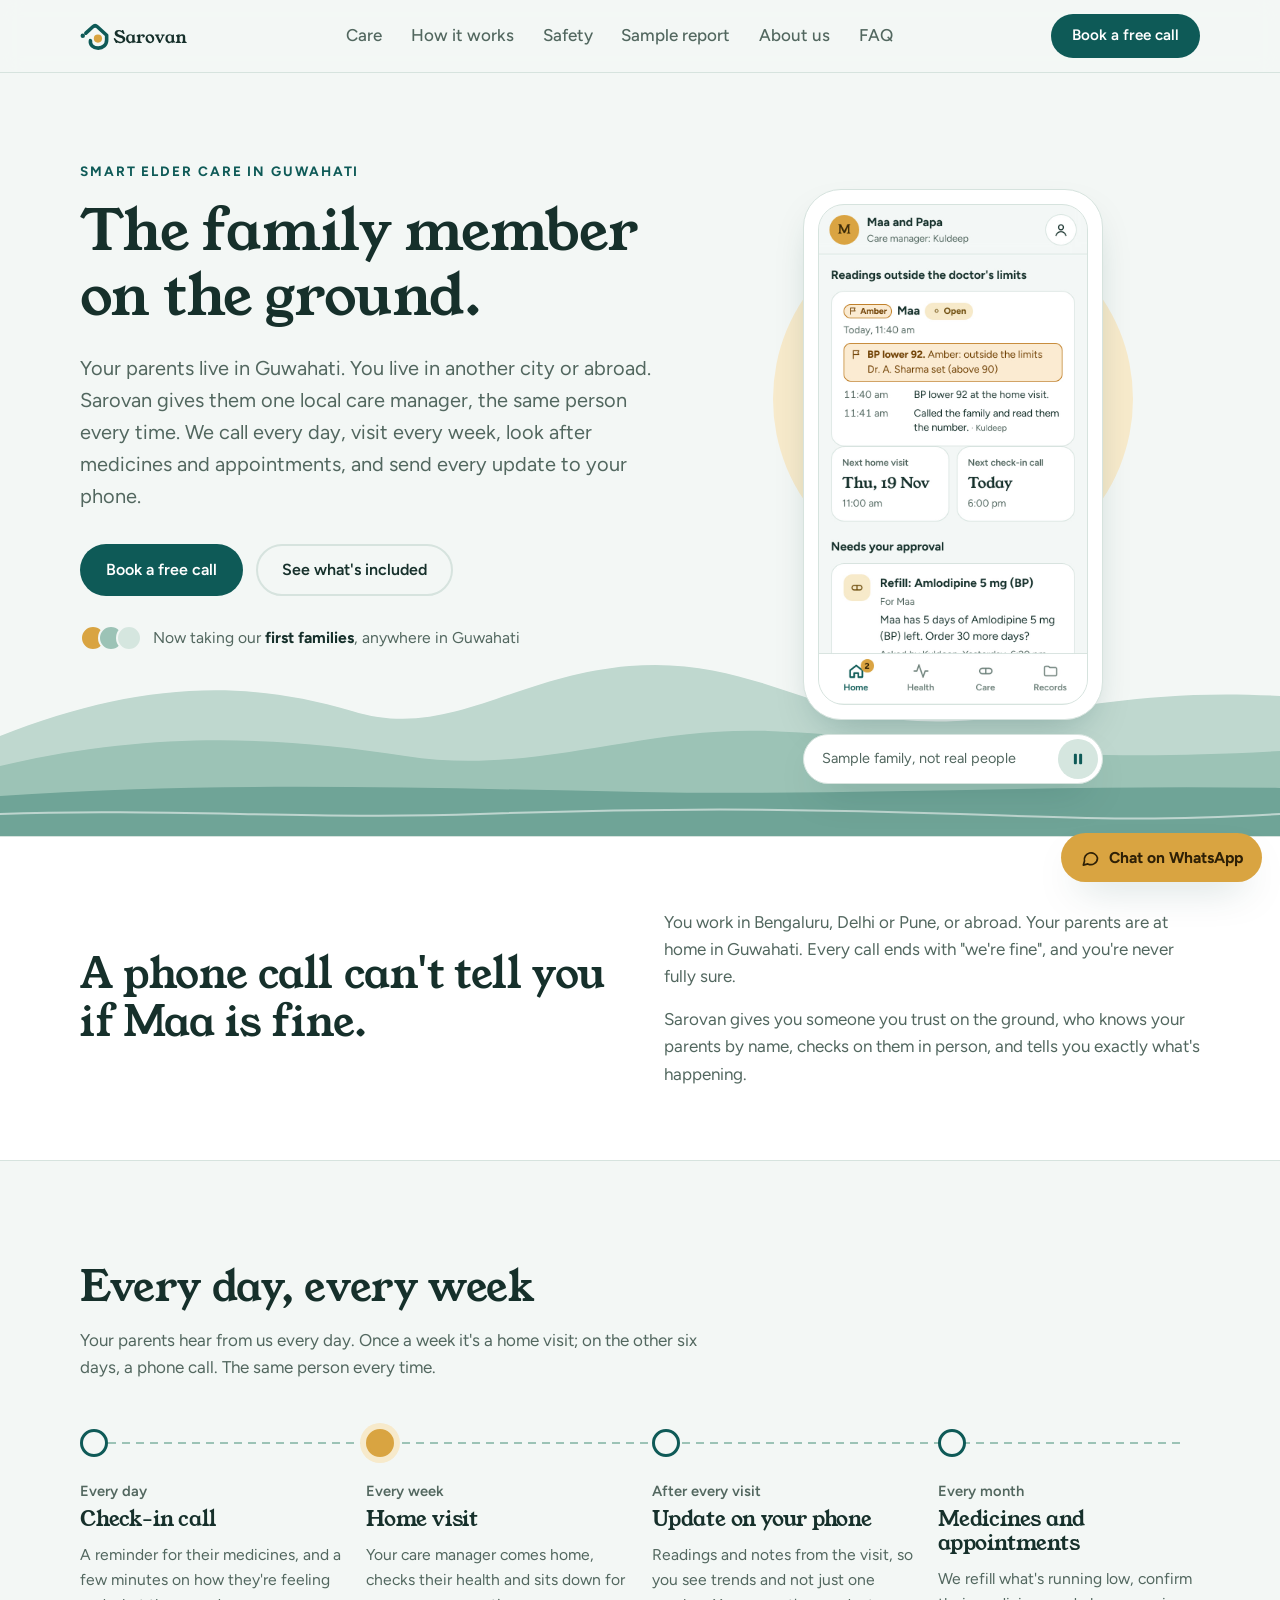
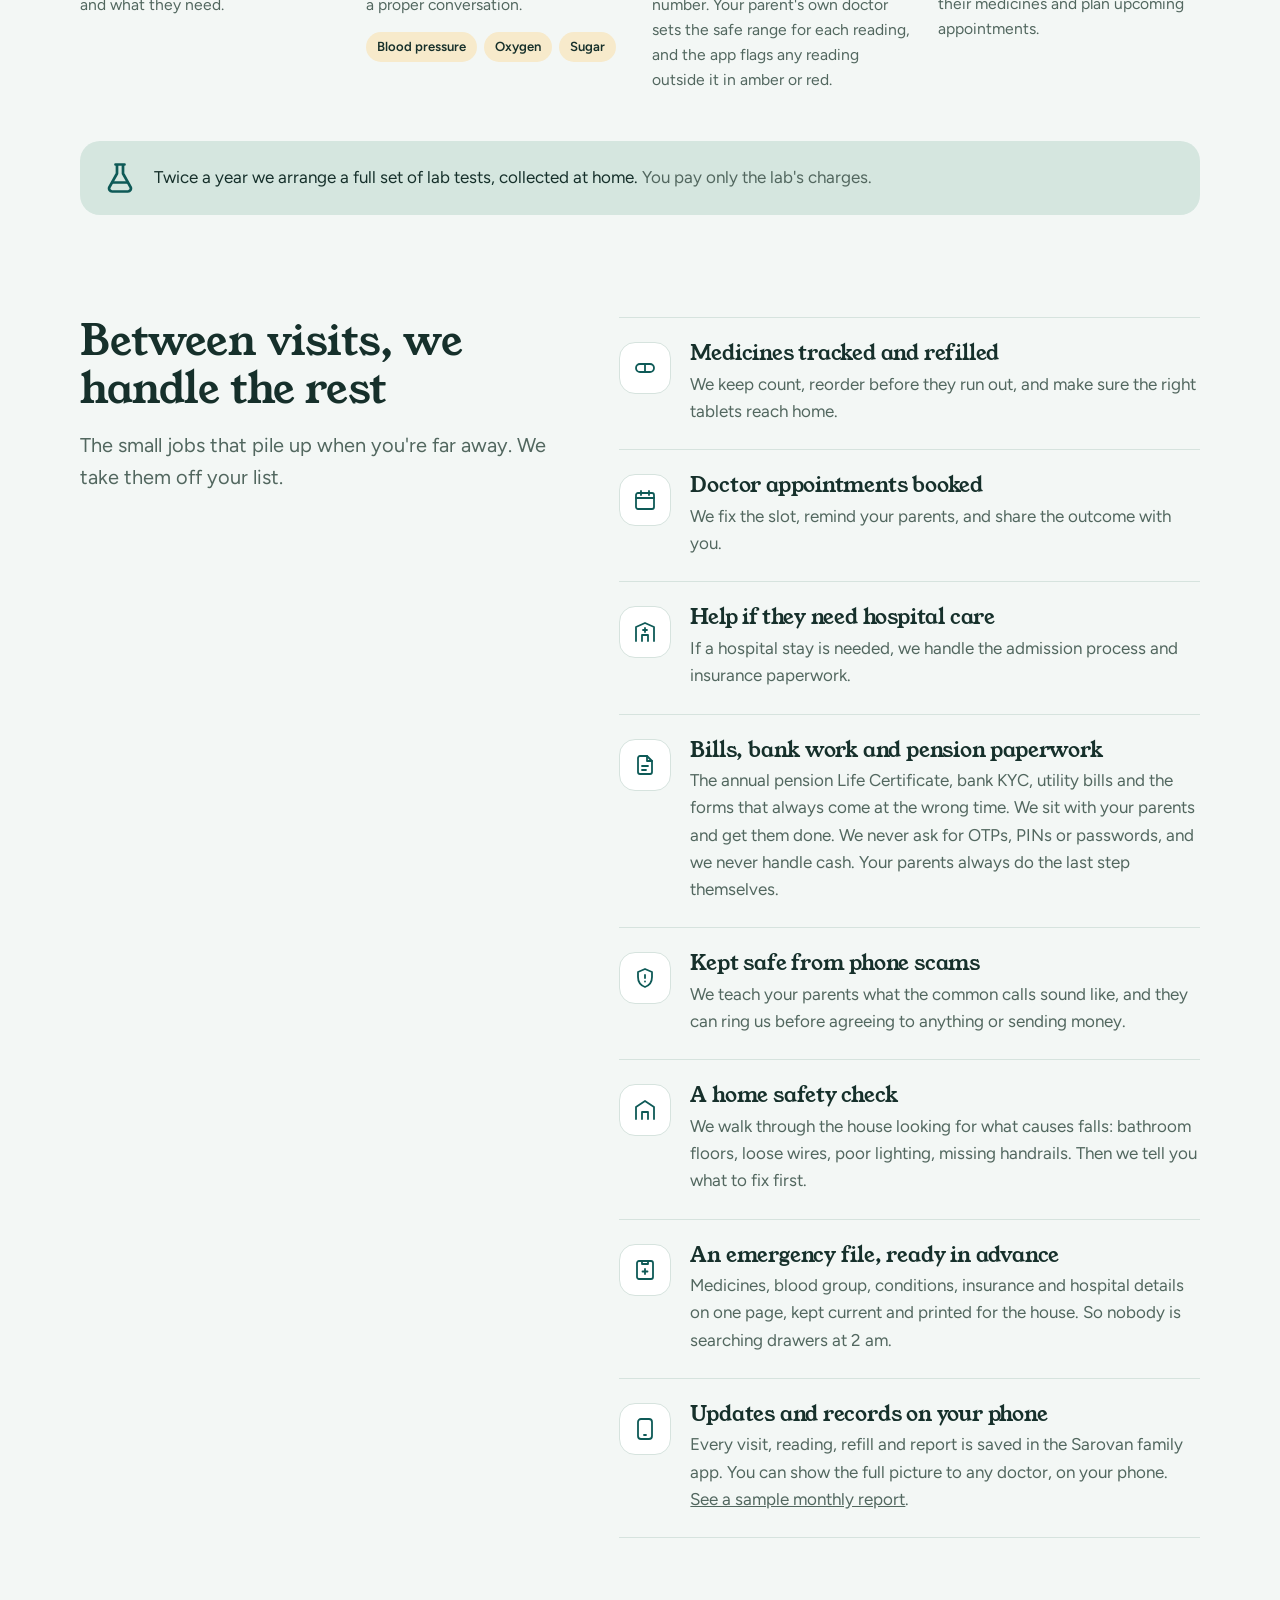
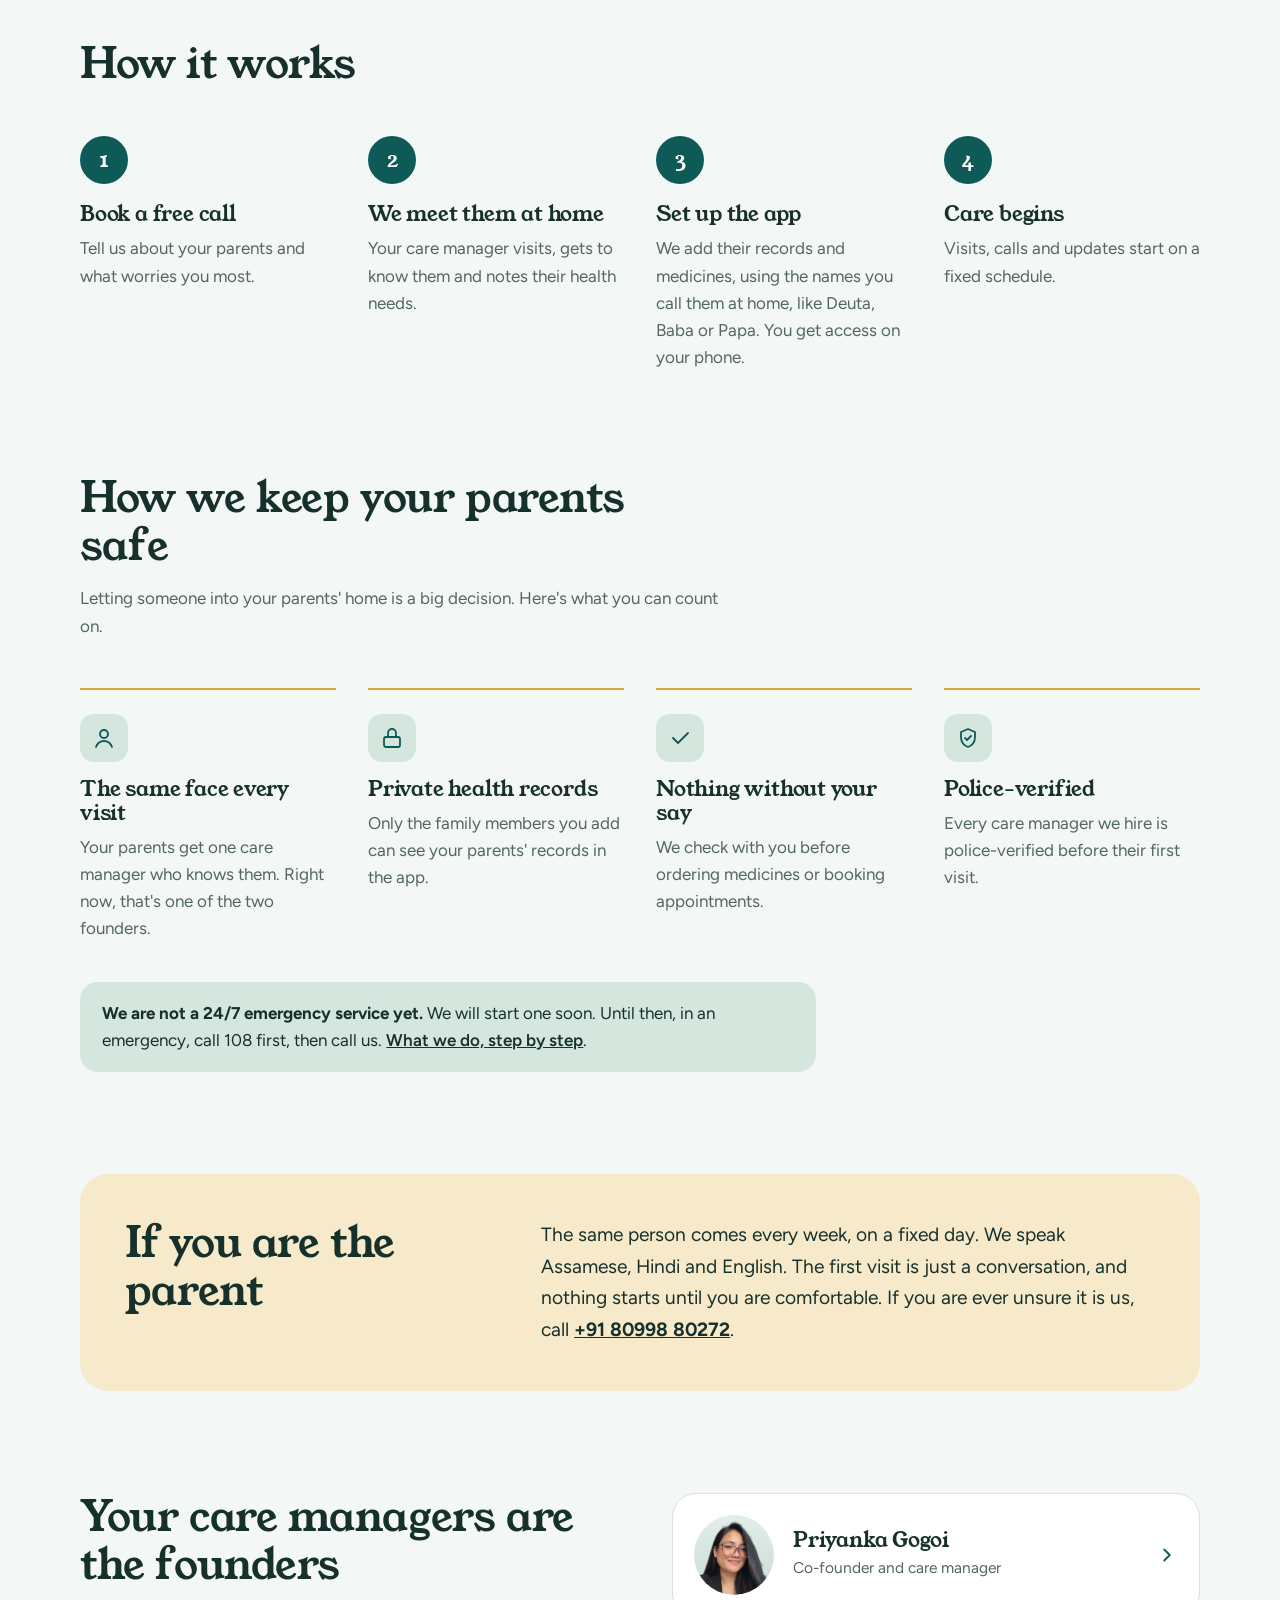
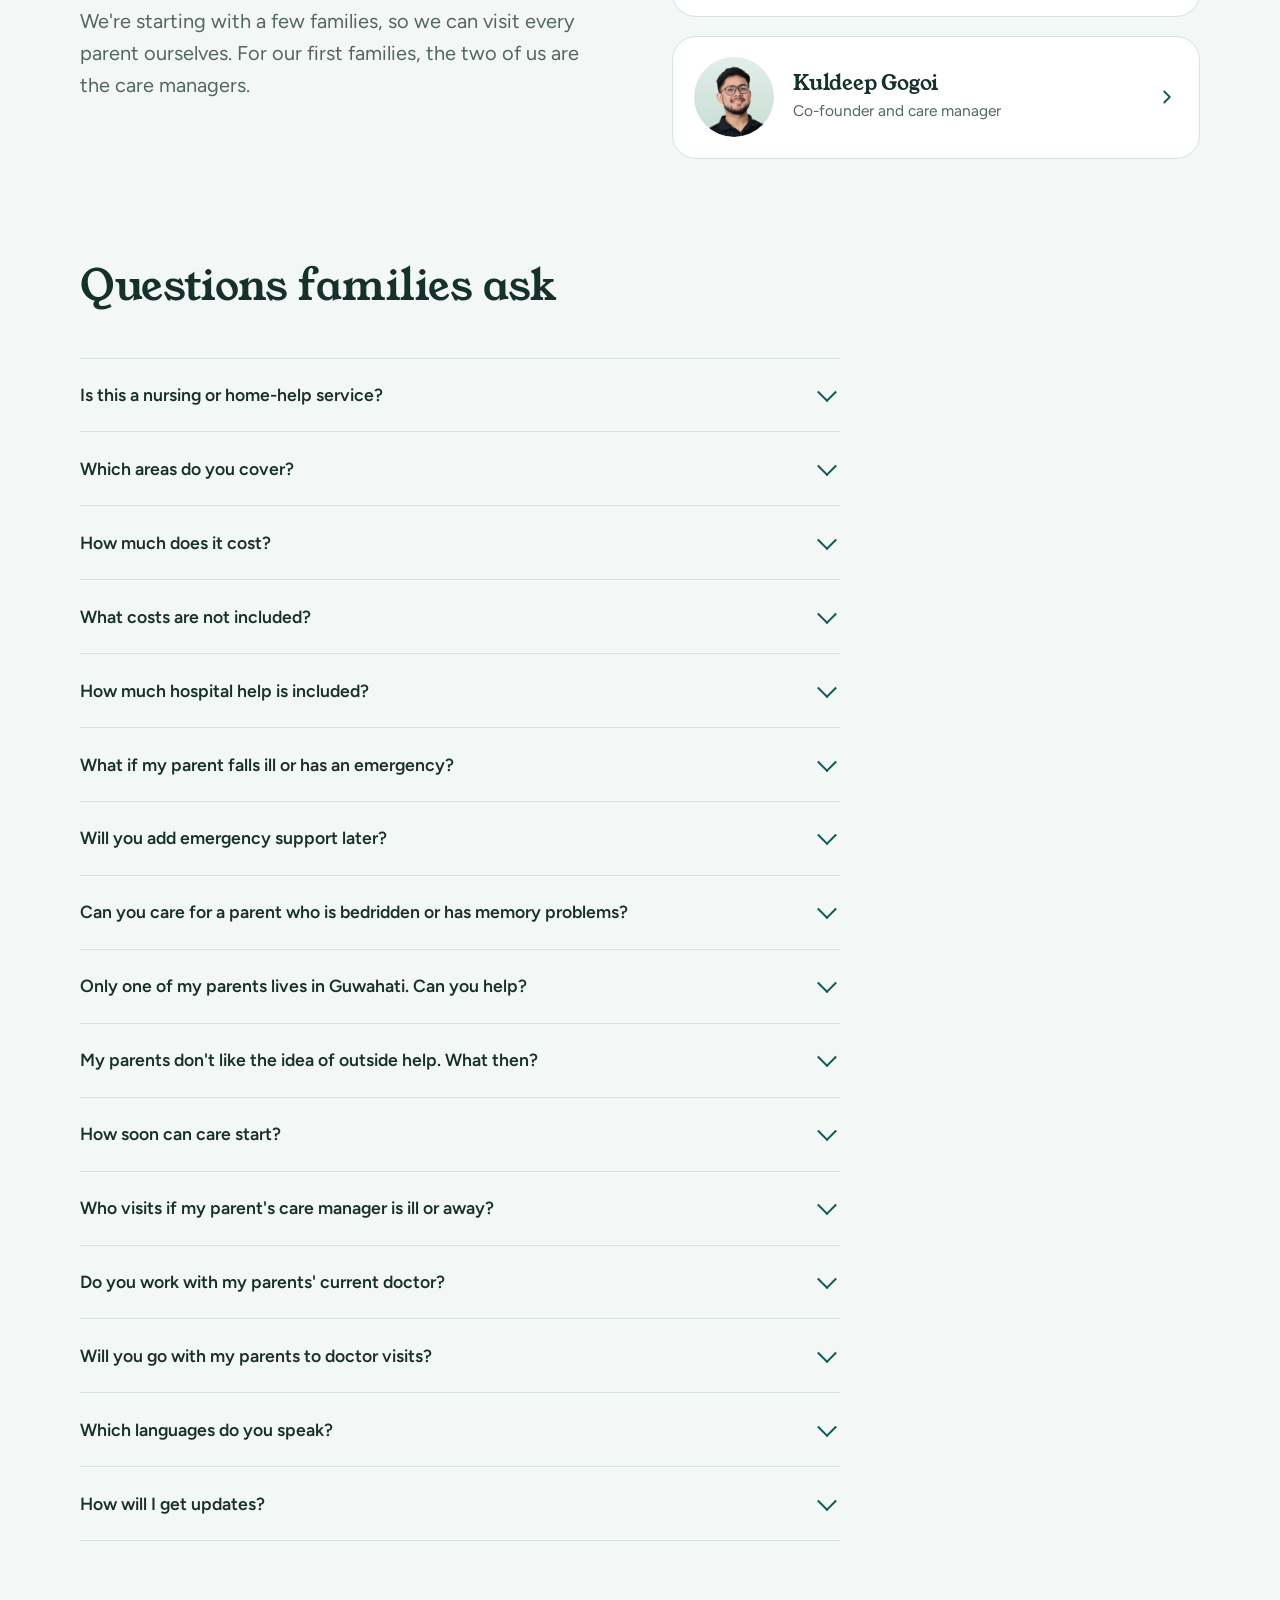
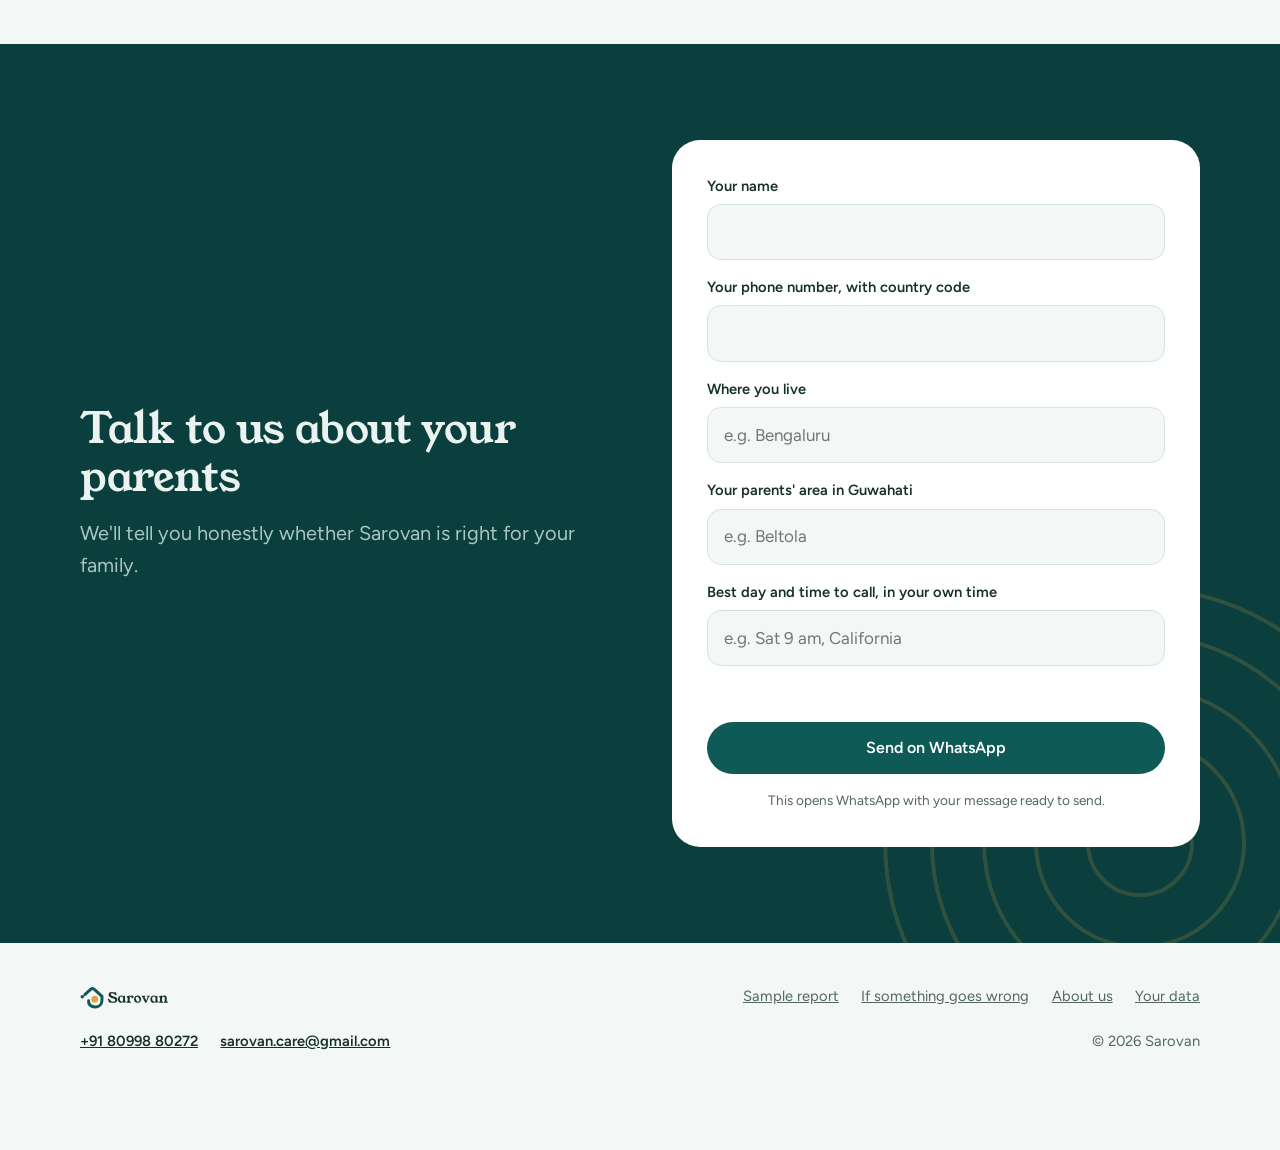
<file: index.html>
<!doctype html>
<html lang="en">
<head>
<meta charset="utf-8">
<meta name="viewport" content="width=device-width, initial-scale=1">
<title>Sarovan | Smart elder care in Guwahati</title>
<meta name="description" content="Sarovan is the family member on the ground for parents in Guwahati whose children live far away. Daily calls, weekly home visits, and every update on your phone.">
<link rel="canonical" href="https://sarovan.com/">
<link rel="preconnect" href="https://fonts.googleapis.com">
<link rel="preconnect" href="https://fonts.gstatic.com" crossorigin>
<link href="https://fonts.googleapis.com/css2?family=Figtree:wght@400;500;600;700&family=Young+Serif&display=swap" rel="stylesheet">
<link rel="icon" href="/assets/favicon.ico" sizes="any">
<link rel="apple-touch-icon" href="/assets/sarovan-app-icon-180.png">
<meta property="og:type" content="website">
<meta property="og:url" content="https://sarovan.com/">
<meta property="og:title" content="Sarovan | Smart elder care in Guwahati">
<meta property="og:description" content="Sarovan is the family member on the ground for parents in Guwahati whose children live far away. Daily calls, weekly home visits, and every update on your phone.">
<meta property="og:image" content="https://sarovan.com/assets/og-image.png">
<meta property="og:image:width" content="1200">
<meta property="og:image:height" content="630">
<meta property="og:image:alt" content="Sarovan: the family member on the ground, in Guwahati. With the founders, Priyanka Gogoi and Kuldeep Gogoi.">
<meta name="twitter:card" content="summary_large_image">
<meta name="twitter:image" content="https://sarovan.com/assets/og-image.png">
<style>
:root{
  --bg:#F3F7F5;
  --surface:#FFFFFF;
  --ink:#16302B;
  --muted:#52675F;
  --teal:#0E5A57;
  --teal-deep:#0A3F3D;
  --on-teal:#FFFFFF;
  --gold:#D9A441;
  --gold-soft:#F7EACB;
  --sage:#D5E6DF;
  --line:#D6E3DE;
  --hill-1:#BFD8CF;
  --hill-2:#9CC3B6;
  --hill-3:#6FA497;
  --band-bg:#0A3F3D;
  --band-ink:#EAF3F0;
  --band-muted:#A9C7BF;
  --shadow:0 18px 40px -18px rgba(10,63,61,.35);
  --serif:"Young Serif", Georgia, "Times New Roman", serif;
  --sans:"Figtree", system-ui, -apple-system, "Segoe UI", Roboto, sans-serif;
}
@media (prefers-color-scheme: dark){
  :root:not([data-theme="light"]){
    --bg:#0D1A18; --surface:#142522; --ink:#E6F0EC; --muted:#9BB2AA;
    --teal:#5DB5A9; --teal-deep:#0A2B29; --on-teal:#06201E;
    --gold:#E4B659; --gold-soft:#34291A; --sage:#1B3430; --line:#24403B;
    --hill-1:#1A3531; --hill-2:#1F4540; --hill-3:#28574F;
    --band-bg:#07211F; --band-ink:#E6F0EC; --band-muted:#8FB0A7;
    --shadow:0 18px 40px -18px rgba(0,0,0,.6);
  }
}
:root[data-theme="dark"]{
  --bg:#0D1A18; --surface:#142522; --ink:#E6F0EC; --muted:#9BB2AA;
  --teal:#5DB5A9; --teal-deep:#0A2B29; --on-teal:#06201E;
  --gold:#E4B659; --gold-soft:#34291A; --sage:#1B3430; --line:#24403B;
  --hill-1:#1A3531; --hill-2:#1F4540; --hill-3:#28574F;
  --band-bg:#07211F; --band-ink:#E6F0EC; --band-muted:#8FB0A7;
  --shadow:0 18px 40px -18px rgba(0,0,0,.6);
}

*{box-sizing:border-box}
html{scroll-behavior:smooth}
@media (prefers-reduced-motion: reduce){html{scroll-behavior:auto}}
body{margin:0;background:var(--bg);color:var(--ink);font-family:var(--sans);font-size:1.0625rem;line-height:1.6;-webkit-font-smoothing:antialiased}
img,svg{max-width:100%}
a{color:inherit}
:focus-visible{outline:3px solid var(--gold);outline-offset:3px;border-radius:6px}
.wrap{width:min(1120px,100% - 40px);margin-inline:auto}
h1,h2,h3{font-family:var(--serif);font-weight:400;line-height:1.15;margin:0;letter-spacing:-.01em}
h1{font-size:clamp(2.3rem,5.2vw,3.9rem)}
h2{font-size:clamp(1.8rem,3.6vw,2.6rem)}
h3{font-size:1.3rem}
p{margin:0}
.lede{font-size:clamp(1.08rem,1.6vw,1.25rem);color:var(--muted);max-width:34em}

/* buttons */
.btn{display:inline-flex;align-items:center;justify-content:center;gap:.5rem;font:600 1rem/1 var(--sans);padding:1rem 1.5rem;border-radius:999px;text-decoration:none;border:2px solid transparent;cursor:pointer;transition:background .2s,color .2s,border-color .2s}
.btn-primary{background:var(--teal);color:var(--on-teal)}
.btn-primary:hover{background:var(--teal-deep);color:#fff}
.btn-ghost{border-color:var(--line);color:var(--ink);background:transparent}
.btn-ghost:hover{border-color:var(--teal)}

/* header */
.site-header{position:sticky;top:0;z-index:20;background:color-mix(in srgb,var(--bg) 88%,transparent);backdrop-filter:blur(10px);-webkit-backdrop-filter:blur(10px);border-bottom:1px solid var(--line)}
.nav{display:flex;align-items:center;justify-content:space-between;height:72px;gap:1rem}
.brand{display:flex;align-items:center;gap:.6rem;text-decoration:none;font-family:var(--serif);font-size:1.55rem;color:var(--ink)}
.brand img{height:34px;width:auto;display:block}
.nav-links{display:flex;gap:1.8rem;list-style:none;margin:0;padding:0}
.nav-links a{text-decoration:none;color:var(--muted);font-weight:500}
.nav-links a:hover{color:var(--ink)}
.nav .btn{padding:.75rem 1.2rem;font-size:.95rem}
.nav-links a[aria-current="page"]{color:var(--teal);font-weight:600}
.nav-actions{display:flex;align-items:center;gap:.5rem}
.sr-only{position:absolute;width:1px;height:1px;padding:0;margin:-1px;overflow:hidden;clip:rect(0 0 0 0);white-space:nowrap;border:0}
.menu{display:none}
.menu summary{list-style:none;display:flex;align-items:center;justify-content:center;width:44px;height:44px;border-radius:12px;border:1.5px solid var(--line);background:var(--surface);color:var(--ink);cursor:pointer}
.menu summary::-webkit-details-marker{display:none}
.menu summary svg{width:22px;height:22px;display:block}
.menu .i-close,.menu[open] .i-open{display:none}
.menu[open] .i-close{display:block}
.menu-panel{position:absolute;top:100%;left:0;right:0;margin:0;padding:.3rem 20px 1rem;list-style:none;background:var(--surface);border-bottom:1px solid var(--line);box-shadow:var(--shadow)}
.menu-panel a{display:block;padding:.9rem 0;border-bottom:1px solid var(--line);text-decoration:none;font-weight:600;font-size:1.1rem;color:var(--ink)}
.menu-panel li:last-child a{border-bottom:0}
.menu-panel a[aria-current="page"]{color:var(--teal)}
@media (max-width:980px){.nav-links{display:none}.menu{display:block}}
@media (max-width:359px){.nav .btn{padding:.7rem .8rem;font-size:.88rem}.nav .brand img{height:28px}}

/* hero */
.hero{position:relative;overflow:hidden;padding:clamp(3rem,7vw,5.5rem) 0 0}
.hero-grid{position:relative;z-index:1;display:grid;grid-template-columns:1.08fr .92fr;gap:3rem;align-items:center}
.hero-copy{padding-bottom:185px} /* keeps every line of text above the hills */
.hero h1{max-width:12em;font-size:min(calc(5.36vw - 4.7px),3.55rem)} /* keeps "The family member" on one line, as in the deck */
@media (max-width:860px){.hero h1{font-size:clamp(1.7rem,calc((100vw - 40px) / 10.1),3.55rem)}}
.hero .kicker{color:var(--teal);font-weight:700;font-size:.85rem;letter-spacing:.14em;text-transform:uppercase;margin-bottom:1rem}
.hero .nowrap{white-space:nowrap}
.hero .lede{margin-top:1.4rem}
.hero-actions{display:flex;flex-wrap:wrap;gap:.8rem;margin-top:2rem}
.enrol-note{position:relative;z-index:2;display:flex;align-items:center;gap:.7rem;margin-top:1.8rem;color:var(--muted);font-size:.98rem}
.enrol-note .seats{display:flex}
.enrol-note .seats span{width:26px;height:26px;border-radius:50%;border:2px solid var(--bg);margin-left:-8px;background:var(--sage)}
.enrol-note .seats span:first-child{margin-left:0;background:var(--gold)}
.enrol-note .seats span:nth-child(2){background:var(--hill-2)}
.enrol-note strong{color:var(--ink)}

.hero-visual{position:relative;display:flex;justify-content:center;align-items:flex-end;min-height:560px}
.sun{position:absolute;width:360px;height:360px;border-radius:50%;background:var(--gold-soft);top:30px;left:50%;transform:translateX(-50%)}
.sun::after{content:"";position:absolute;inset:60px;border-radius:50%;background:var(--gold);opacity:.35}
.landscape{position:absolute;left:0;right:0;bottom:0;height:220px;pointer-events:none;z-index:0}
.landscape svg{width:100%;height:100%;display:block}

/* app screenshot */
.app-shot{position:relative;z-index:2;width:300px;max-width:100%;margin:0 0 24px}
.phone{background:var(--surface);border-radius:38px;padding:14px;box-shadow:var(--shadow);border:1px solid var(--line)}
.phone video{display:block;width:100%;height:auto;aspect-ratio:720/1336;border-radius:26px;border:1px solid var(--line);background:var(--bg)}
.screen{position:relative}
/* an invisible button over each of the app's own four tabs in the video */
.app-tabs{position:absolute;left:1.67%;right:1.67%;bottom:0;height:10%;display:grid;grid-template-columns:repeat(4,1fr)}
.app-tabs[hidden]{display:none}
.app-tabs button{padding:0;border:0;background:none;cursor:pointer;-webkit-tap-highlight-color:transparent}
.app-tabs button:focus-visible{outline-offset:-4px;border-radius:14px}
.app-tabs.is-covered button{cursor:default}
.shot-note{display:flex;align-items:center;justify-content:space-between;gap:.6rem;min-height:48px;margin-top:14px;padding:.25rem .3rem .25rem 1.1rem;border-radius:999px;background:var(--surface);border:1px solid var(--line);box-shadow:var(--shadow);color:var(--muted);font-size:.9rem;line-height:1.3}
.shot-note button{flex:none;width:40px;height:40px;padding:0;border:0;border-radius:50%;background:var(--sage);color:var(--teal);display:grid;place-items:center;cursor:pointer}
.shot-note button[hidden]{display:none}
.shot-note button:hover{background:var(--hill-1)}
.shot-note svg{width:18px;height:18px;fill:currentColor}
.shot-note .i-pause,.shot-note .is-playing .i-play{display:none}
.shot-note .is-playing .i-pause{display:block}

@media (max-width:860px){
  .hero-grid{grid-template-columns:1fr;gap:1rem}
  .hero-copy{padding-bottom:0}
  .hero-visual{min-height:auto;padding-top:2rem}
  .sun{width:280px;height:280px}
}

/* distance statement */
.distance{background:var(--surface);border-block:1px solid var(--line);padding:clamp(3rem,6vw,4.5rem) 0}
.distance-grid{display:grid;grid-template-columns:1fr 1fr;gap:3rem;align-items:center}
.distance h2{max-width:14em}
.distance p{color:var(--muted);max-width:32em}
.distance p + p{margin-top:1rem}
@media (max-width:860px){.distance-grid{grid-template-columns:1fr;gap:1.2rem}}

/* sections */
.section{padding:clamp(4rem,8vw,6.5rem) 0}
.section-head{max-width:40rem;margin-bottom:3rem}
.section-head p{color:var(--muted);margin-top:1rem}

/* month timeline */
.month{position:relative;display:grid;grid-template-columns:repeat(4,1fr);gap:1.5rem;list-style:none;margin:0;padding:0}
.month::before{content:"";position:absolute;top:13px;left:14px;right:14px;height:2px;background:repeating-linear-gradient(90deg,var(--hill-2) 0 8px,transparent 8px 14px)}
.month li{position:relative;padding-top:3rem}
.dot{position:absolute;top:0;left:0;width:28px;height:28px;border-radius:50%;background:var(--bg);border:3px solid var(--teal)}
.month li.visit .dot{background:var(--gold);border-color:var(--gold);box-shadow:0 0 0 6px var(--gold-soft)}
.wk{font-weight:600;color:var(--muted);font-size:.92rem}
.month h3{margin:.25rem 0 .6rem}
.month p{color:var(--muted);font-size:.98rem}
.checks{display:flex;flex-wrap:wrap;gap:.4rem;margin-top:.9rem;padding:0;list-style:none}
.checks li{padding:.3rem .7rem;border-radius:999px;background:var(--gold-soft);font-size:.82rem;font-weight:600}
.twice{margin-top:3rem;display:flex;align-items:center;gap:1rem;padding:1.2rem 1.4rem;border-radius:20px;background:var(--sage)}
.twice svg{flex:none;width:36px;height:36px;color:var(--teal)}
.twice p{color:var(--ink)}
.twice span{color:var(--muted)}
@media (max-width:860px){
  .month{grid-template-columns:1fr;gap:2rem;padding-left:3rem}
  .month::before{top:14px;bottom:14px;left:13px;right:auto;width:2px;height:auto;background:repeating-linear-gradient(180deg,var(--hill-2) 0 8px,transparent 8px 14px)}
  .month li{padding-top:0}
  .dot{left:-3rem}
}

/* between visits */
.between{display:grid;grid-template-columns:.9fr 1.1fr;gap:4rem;align-items:start}
.between-list{list-style:none;margin:0;padding:0}
.between-list li{display:grid;grid-template-columns:52px 1fr;gap:1.2rem;padding:1.5rem 0;border-top:1px solid var(--line)}
.between-list li:last-child{border-bottom:1px solid var(--line)}
.between-list .ic{width:52px;height:52px;border-radius:16px;background:var(--surface);border:1px solid var(--line);display:grid;place-items:center;color:var(--teal)}
.between-list .ic svg{width:24px;height:24px}
.between-list p{color:var(--muted);margin-top:.3rem}
@media (max-width:860px){.between{grid-template-columns:1fr;gap:2rem}}

/* steps */
.steps{display:grid;grid-template-columns:repeat(4,1fr);gap:2rem;counter-reset:step;list-style:none;margin:0;padding:0}
.steps li{counter-increment:step}
.steps li::before{content:counter(step);display:grid;place-items:center;width:48px;height:48px;border-radius:50%;background:var(--teal);color:var(--on-teal);font-family:var(--serif);font-size:1.3rem;margin-bottom:1.2rem}
.steps p{color:var(--muted);margin-top:.5rem}
@media (max-width:860px){.steps{grid-template-columns:1fr 1fr}}
@media (max-width:520px){.steps{grid-template-columns:1fr}}

/* safety */
.trust{list-style:none;margin:0;padding:0;display:grid;grid-template-columns:repeat(4,1fr);gap:2rem}
.trust li{border-top:2px solid var(--gold);padding-top:1.5rem}
.trust .ic{width:48px;height:48px;border-radius:14px;background:var(--sage);color:var(--teal);display:grid;place-items:center;margin-bottom:1rem}
.trust .ic svg{width:24px;height:24px}
.trust p{color:var(--muted);margin-top:.5rem}
@media (max-width:1060px){.trust{grid-template-columns:repeat(2,1fr);gap:2.5rem 2rem}}
@media (max-width:600px){.trust{grid-template-columns:1fr;gap:2rem}}
.trust-note{margin-top:2.5rem;max-width:46rem;padding:1.1rem 1.4rem;border-radius:18px;background:var(--sage);color:var(--ink)}
.trust-note a{font-weight:600}

/* for the parent */
.parent-note{display:grid;grid-template-columns:.75fr 1.25fr;gap:1rem 3rem;align-items:start;background:var(--gold-soft);border-radius:28px;padding:clamp(1.6rem,4vw,2.8rem)}
.parent-note p{font-size:1.2rem;line-height:1.65;color:var(--ink);max-width:34em}
.parent-note a{font-weight:700;white-space:nowrap}
@media (max-width:860px){.parent-note{grid-template-columns:1fr}}

/* founders */
.founders{display:grid;grid-template-columns:1fr 1fr;gap:4rem;align-items:start}
.people{display:grid;gap:1.2rem}
.person{display:grid;grid-template-columns:80px 1fr auto;gap:1.2rem;align-items:center;padding:1.3rem;background:var(--surface);border-radius:24px;border:1px solid var(--line);color:inherit;text-decoration:none;transition:border-color .2s}
.person:hover{border-color:var(--teal)}
.person .av{width:80px;height:80px;border-radius:50%;object-fit:cover;display:block;background:var(--sage)}
.person .go{width:22px;height:22px;color:var(--teal)}
.person p{color:var(--muted);font-size:.97rem;margin-top:.2rem}
@media (max-width:860px){.founders{grid-template-columns:1fr;gap:2.5rem}}

/* faq */
.faq{max-width:760px}
.faq details{border-top:1px solid var(--line)}
.faq details:last-child{border-bottom:1px solid var(--line)}
.faq summary{list-style:none;cursor:pointer;padding:1.4rem 2.5rem 1.4rem 0;font-weight:600;font-size:1.1rem;position:relative}
.faq summary::-webkit-details-marker{display:none}
.faq summary::after{content:"";position:absolute;right:6px;top:50%;width:12px;height:12px;border-right:2px solid var(--teal);border-bottom:2px solid var(--teal);transform:translateY(-70%) rotate(45deg);transition:transform .2s}
.faq details[open] summary::after{transform:translateY(-30%) rotate(-135deg)}
.faq details p{padding:0 0 1.4rem;color:var(--muted);max-width:40em}

/* contact */
.contact{background:var(--band-bg);color:var(--band-ink);padding:clamp(4rem,8vw,6rem) 0;position:relative;overflow:hidden}
.contact-grid{display:grid;grid-template-columns:1fr 1fr;gap:4rem;align-items:center;position:relative;z-index:1}
.contact p.lede{color:var(--band-muted);margin-top:1rem}
.form{background:var(--surface);color:var(--ink);border-radius:28px;padding:clamp(1.5rem,3vw,2.2rem);display:grid;gap:1rem}
.field label{display:block;font-weight:600;font-size:.92rem;margin-bottom:.35rem}
.field input,.field select{width:100%;font:inherit;padding:.85rem 1rem;border-radius:14px;border:1.5px solid var(--line);background:var(--bg);color:var(--ink)}
.field input:focus,.field select:focus{outline:none;border-color:var(--teal)}
.form .btn{width:100%;margin-top:.4rem}
.form-hint{font-size:.85rem;color:var(--muted);text-align:center}
.form-error{font-size:.9rem;color:#B3261E;min-height:1.2em}
@media (prefers-color-scheme: dark){:root:not([data-theme="light"]) .form-error{color:#F2B8B5}}
:root[data-theme="dark"] .form-error{color:#F2B8B5}
.ripples{position:absolute;right:-120px;bottom:-160px;width:520px;height:520px;opacity:.18;color:var(--gold)}
@media (max-width:860px){.contact-grid{grid-template-columns:1fr;gap:2.5rem}}

/* floating chat */
.chat-fab{position:fixed;right:18px;bottom:18px;z-index:30;display:inline-flex;align-items:center;gap:.55rem;padding:.9rem 1.2rem;border-radius:999px;background:var(--gold);color:#2E2006;font:700 .98rem/1 var(--sans);text-decoration:none;box-shadow:var(--shadow)}
.chat-fab:hover{filter:brightness(1.05)}
.chat-fab svg{width:20px;height:20px}
@media (max-width:520px){.chat-fab span{display:none}.chat-fab{padding:1rem}}

footer{padding:2.5rem 0 6rem;color:var(--muted);font-size:.92rem}
.foot{display:grid;grid-template-columns:auto 1fr;gap:1.2rem 2rem;align-items:center}
.foot .brand{font-size:1.25rem}
.foot .brand img{height:28px;width:auto;display:block}
.foot-links,.foot-contact{display:flex;flex-wrap:wrap;gap:.6rem 1.4rem;list-style:none;margin:0;padding:0}
.foot-links{justify-content:flex-end}
.foot-links a{color:var(--muted)}
.foot-contact a{color:var(--ink);font-weight:600}
.foot > p{justify-self:end}
@media (max-width:760px){.foot{grid-template-columns:1fr}.foot-links{justify-content:flex-start}.foot > p{justify-self:start}}
</style>
</head>
<body>

<header class="site-header">
  <nav class="wrap nav" aria-label="Main">
    <a class="brand" href="/" aria-label="Sarovan home">
      <picture>
        <source srcset="/assets/sarovan-logo-dark.svg" media="(prefers-color-scheme: dark)">
        <img src="/assets/sarovan-logo.svg" alt="Sarovan" width="204" height="64">
      </picture>
    </a>
    <ul class="nav-links">
      <li><a href="#care">Care</a></li>
      <li><a href="#how">How it works</a></li>
      <li><a href="#safety">Safety</a></li>
      <li><a href="/sample-report/">Sample report</a></li>
      <li><a href="/about/">About us</a></li>
      <li><a href="#faq">FAQ</a></li>
    </ul>
    <div class="nav-actions">
      <a class="btn btn-primary" href="#contact">Book a free call</a>
      <details class="menu">
        <summary><span class="sr-only">Menu</span><svg class="i-open" aria-hidden="true" viewBox="0 0 24 24" fill="none" stroke="currentColor" stroke-width="2" stroke-linecap="round"><path d="M4 7h16M4 12h16M4 17h16"/></svg><svg class="i-close" aria-hidden="true" viewBox="0 0 24 24" fill="none" stroke="currentColor" stroke-width="2" stroke-linecap="round"><path d="M6 6l12 12M18 6L6 18"/></svg></summary>
        <ul class="menu-panel">
          <li><a href="#care">Care</a></li>
          <li><a href="#how">How it works</a></li>
          <li><a href="#safety">Safety</a></li>
          <li><a href="/sample-report/">Sample report</a></li>
          <li><a href="/about/">About us</a></li>
          <li><a href="#faq">FAQ</a></li>
        </ul>
      </details>
    </div>
  </nav>
</header>

<main id="top">

<section class="hero">
  <div class="wrap hero-grid">
    <div class="hero-copy">
      <p class="kicker">Smart elder care in Guwahati</p>
      <h1>The family member <span class="nowrap">on the ground.</span></h1>
      <p class="lede">Your parents live in Guwahati. You live in another city or abroad. Sarovan gives them one local care manager, the same person every time. We call every day, visit every week, look after medicines and appointments, and send every update to your phone.</p>
      <div class="hero-actions">
        <a class="btn btn-primary" href="#contact">Book a free call</a>
        <a class="btn btn-ghost" href="#care">See what's included</a>
      </div>
      <div class="enrol-note">
        <div class="seats" aria-hidden="true"><span></span><span></span><span></span></div>
        <p>Now taking our <strong>first families</strong>, anywhere in Guwahati</p>
      </div>
    </div>

    <div class="hero-visual">
      <div class="sun" aria-hidden="true"></div>
      <figure class="app-shot">
        <div class="phone">
          <div class="screen">
            <video id="app-video" width="720" height="1336" poster="/assets/app-walkthrough-poster.jpg" muted loop playsinline preload="none" disableremoteplayback aria-label="A video of the Sarovan family app with a sample family, Maa and Papa. It shows four screens in turn. Home: a reading outside the doctor's limits, two requests waiting for approval, the latest readings and today's home visit. Health: the emergency file, then charts of blood pressure, oxygen and sugar, and a table of all readings. Care: medicines and appointments for Maa and Papa. Records: a prescription opens and closes.">
              <source src="/assets/app-walkthrough-2.mp4" type="video/mp4">
            </video>
            <div class="app-tabs" id="app-tabs" role="group" aria-label="Screens in the app video" data-cover-from="43.35" data-cover-to="46.07" hidden>
              <button type="button" data-at="0" aria-label="Show the Home screen"></button>
              <button type="button" data-at="13.708" aria-label="Show the Health screen"></button>
              <button type="button" data-at="34.191" aria-label="Show the Care screen"></button>
              <button type="button" data-at="41.458" aria-label="Show the Records screen"></button>
            </div>
          </div>
        </div>
        <figcaption class="shot-note">
          <span>Sample family, not real people</span>
          <button type="button" id="app-video-toggle" aria-label="Play the app video" hidden><svg class="i-play" aria-hidden="true" viewBox="0 0 24 24"><path d="M8 5.5v13a1 1 0 0 0 1.5.86l10.5-6.5a1 1 0 0 0 0-1.72L9.5 4.64A1 1 0 0 0 8 5.5z"/></svg><svg class="i-pause" aria-hidden="true" viewBox="0 0 24 24"><rect x="6.5" y="5" width="4" height="14" rx="1.2"/><rect x="13.5" y="5" width="4" height="14" rx="1.2"/></svg></button>
        </figcaption>
      </figure>
    </div>
  </div>
  <div class="landscape" aria-hidden="true">
      <svg viewBox="0 0 1200 220" preserveAspectRatio="none">
        <path d="M0 120 C120 70 220 60 330 95 C420 125 480 60 590 50 C700 40 760 100 860 105 C960 110 1040 70 1200 80 V220 H0Z" fill="var(--hill-1)"/>
        <path d="M0 150 C140 115 260 120 380 140 C500 160 600 110 720 115 C860 120 950 150 1200 135 V220 H0Z" fill="var(--hill-2)"/>
        <path d="M0 180 C200 165 400 172 600 176 C800 180 1000 168 1200 172 V220 H0Z" fill="var(--hill-3)"/>
        <path d="M0 198 C150 192 300 204 450 198 S750 192 900 198 1100 204 1200 198" stroke="var(--bg)" stroke-width="2" fill="none" opacity=".6"/>
      </svg>
  </div>
</section>

<section class="distance">
  <div class="wrap distance-grid">
    <h2>A phone call can't tell you if Maa is fine.</h2>
    <div>
      <p>You work in Bengaluru, Delhi or Pune, or abroad. Your parents are at home in Guwahati. Every call ends with "we're fine", and you're never fully sure.</p>
      <p>Sarovan gives you someone you trust on the ground, who knows your parents by name, checks on them in person, and tells you exactly what's happening.</p>
    </div>
  </div>
</section>

<section class="section" id="care">
  <div class="wrap">
    <div class="section-head">
      <h2>Every day, every week</h2>
      <p>Your parents hear from us every day. Once a week it's a home visit; on the other six days, a phone call. The same person every time.</p>
    </div>
    <ol class="month">
      <li>
        <span class="dot" aria-hidden="true"></span>
        <span class="wk">Every day</span>
        <h3>Check-in call</h3>
        <p>A reminder for their medicines, and a few minutes on how they're feeling and what they need.</p>
      </li>
      <li class="visit">
        <span class="dot" aria-hidden="true"></span>
        <span class="wk">Every week</span>
        <h3>Home visit</h3>
        <p>Your care manager comes home, checks their health and sits down for a proper conversation.</p>
        <ul class="checks"><li>Blood pressure</li><li>Oxygen</li><li>Sugar</li></ul>
      </li>
      <li>
        <span class="dot" aria-hidden="true"></span>
        <span class="wk">After every visit</span>
        <h3>Update on your phone</h3>
        <p>Readings and notes from the visit, so you see trends and not just one number. Your parent's own doctor sets the safe range for each reading, and the app flags any reading outside it in amber or red.</p>
      </li>
      <li>
        <span class="dot" aria-hidden="true"></span>
        <span class="wk">Every month</span>
        <h3>Medicines and appointments</h3>
        <p>We refill what's running low, confirm their medicines and plan upcoming appointments.</p>
      </li>
    </ol>
    <div class="twice">
      <svg viewBox="0 0 24 24" fill="none" stroke="currentColor" stroke-width="1.8" stroke-linecap="round" stroke-linejoin="round" aria-hidden="true"><path d="M9 3h6M10 3v6l-5 9a2 2 0 0 0 1.8 3h10.4a2 2 0 0 0 1.8-3l-5-9V3"/><path d="M7 15h10"/></svg>
      <p>Twice a year we arrange a full set of lab tests, collected at home. <span>You pay only the lab's charges.</span></p>
    </div>
  </div>
</section>

<section class="section" style="padding-top:0">
  <div class="wrap between">
    <div>
      <h2>Between visits, we handle the rest</h2>
      <p class="lede" style="margin-top:1rem">The small jobs that pile up when you're far away. We take them off your list.</p>
    </div>
    <ul class="between-list">
      <li>
        <div class="ic"><svg viewBox="0 0 24 24" fill="none" stroke="currentColor" stroke-width="1.8" stroke-linecap="round" stroke-linejoin="round"><rect x="3" y="8" width="18" height="8" rx="4"/><path d="M12 8v8"/></svg></div>
        <div><h3>Medicines tracked and refilled</h3><p>We keep count, reorder before they run out, and make sure the right tablets reach home.</p></div>
      </li>
      <li>
        <div class="ic"><svg viewBox="0 0 24 24" fill="none" stroke="currentColor" stroke-width="1.8" stroke-linecap="round" stroke-linejoin="round"><rect x="3" y="5" width="18" height="16" rx="2"/><path d="M16 3v4M8 3v4M3 10h18"/></svg></div>
        <div><h3>Doctor appointments booked</h3><p>We fix the slot, remind your parents, and share the outcome with you.</p></div>
      </li>
      <li>
        <div class="ic"><svg viewBox="0 0 24 24" fill="none" stroke="currentColor" stroke-width="1.8" stroke-linecap="round" stroke-linejoin="round"><path d="M3 21V7l9-4 9 4v14"/><path d="M9 21v-6h6v6M12 8v4M10 10h4"/></svg></div>
        <div><h3>Help if they need hospital care</h3><p>If a hospital stay is needed, we handle the admission process and insurance paperwork.</p></div>
      </li>
      <li>
        <div class="ic"><svg viewBox="0 0 24 24" fill="none" stroke="currentColor" stroke-width="1.8" stroke-linecap="round" stroke-linejoin="round"><path d="M14 3H7a2 2 0 0 0-2 2v14a2 2 0 0 0 2 2h10a2 2 0 0 0 2-2V8z"/><path d="M14 3v5h5M9 13h6M9 17h4"/></svg></div>
        <div><h3>Bills, bank work and pension paperwork</h3><p>The annual pension Life Certificate, bank KYC, utility bills and the forms that always come at the wrong time. We sit with your parents and get them done. We never ask for OTPs, PINs or passwords, and we never handle cash. Your parents always do the last step themselves.</p></div>
      </li>
      <li>
        <div class="ic"><svg viewBox="0 0 24 24" fill="none" stroke="currentColor" stroke-width="1.8" stroke-linecap="round" stroke-linejoin="round"><path d="M12 3l7 3v5c0 5-3 8.5-7 10-4-1.5-7-5-7-10V6z"/><path d="M12 9v3M12 15.5v.01"/></svg></div>
        <div><h3>Kept safe from phone scams</h3><p>We teach your parents what the common calls sound like, and they can ring us before agreeing to anything or sending money.</p></div>
      </li>
      <li>
        <div class="ic"><svg viewBox="0 0 24 24" fill="none" stroke="currentColor" stroke-width="1.8" stroke-linecap="round" stroke-linejoin="round"><path d="M3 21V9l9-6 9 6v12"/><path d="M9 21v-7h6v7"/></svg></div>
        <div><h3>A home safety check</h3><p>We walk through the house looking for what causes falls: bathroom floors, loose wires, poor lighting, missing handrails. Then we tell you what to fix first.</p></div>
      </li>
      <li>
        <div class="ic"><svg viewBox="0 0 24 24" fill="none" stroke="currentColor" stroke-width="1.8" stroke-linecap="round" stroke-linejoin="round"><rect x="4" y="3" width="16" height="18" rx="2"/><path d="M9 3v3h6V3M12 11v5M9.5 13.5h5"/></svg></div>
        <div><h3>An emergency file, ready in advance</h3><p>Medicines, blood group, conditions, insurance and hospital details on one page, kept current and printed for the house. So nobody is searching drawers at 2 am.</p></div>
      </li>
      <li>
        <div class="ic"><svg viewBox="0 0 24 24" fill="none" stroke="currentColor" stroke-width="1.8" stroke-linecap="round" stroke-linejoin="round"><rect x="5" y="2" width="14" height="20" rx="3"/><path d="M11 18h2"/></svg></div>
        <div><h3>Updates and records on your phone</h3><p>Every visit, reading, refill and report is saved in the Sarovan family app. You can show the full picture to any doctor, on your phone. <a href="/sample-report/">See a sample monthly report</a>.</p></div>
      </li>
    </ul>
  </div>
</section>

<section class="section" id="how" style="padding-top:0">
  <div class="wrap">
    <div class="section-head">
      <h2>How it works</h2>
    </div>
    <ol class="steps">
      <li><h3>Book a free call</h3><p>Tell us about your parents and what worries you most.</p></li>
      <li><h3>We meet them at home</h3><p>Your care manager visits, gets to know them and notes their health needs.</p></li>
      <li><h3>Set up the app</h3><p>We add their records and medicines, using the names you call them at home, like Deuta, Baba or Papa. You get access on your phone.</p></li>
      <li><h3>Care begins</h3><p>Visits, calls and updates start on a fixed schedule.</p></li>
    </ol>
  </div>
</section>

<section class="section" id="safety" style="padding-top:0">
  <div class="wrap">
    <div class="section-head">
      <h2>How we keep your parents safe</h2>
      <p>Letting someone into your parents' home is a big decision. Here's what you can count on.</p>
    </div>
    <ul class="trust">
      <li>
        <div class="ic"><svg viewBox="0 0 24 24" fill="none" stroke="currentColor" stroke-width="1.8" stroke-linecap="round" stroke-linejoin="round"><circle cx="12" cy="8" r="4"/><path d="M4 21c1.5-4 4.5-6 8-6s6.5 2 8 6"/></svg></div>
        <h3>The same face every visit</h3>
        <p>Your parents get one care manager who knows them. Right now, that's one of the two founders.</p>
      </li>
      <li>
        <div class="ic"><svg viewBox="0 0 24 24" fill="none" stroke="currentColor" stroke-width="1.8" stroke-linecap="round" stroke-linejoin="round"><rect x="4" y="11" width="16" height="10" rx="2"/><path d="M8 11V7a4 4 0 0 1 8 0v4"/></svg></div>
        <h3>Private health records</h3>
        <p>Only the family members you add can see your parents' records in the app.</p>
      </li>
      <li>
        <div class="ic"><svg viewBox="0 0 24 24" fill="none" stroke="currentColor" stroke-width="1.8" stroke-linecap="round" stroke-linejoin="round"><path d="M5 12l5 5L20 7"/></svg></div>
        <h3>Nothing without your say</h3>
        <p>We check with you before ordering medicines or booking appointments.</p>
      </li>
      <li>
        <div class="ic"><svg viewBox="0 0 24 24" fill="none" stroke="currentColor" stroke-width="1.8" stroke-linecap="round" stroke-linejoin="round"><path d="M12 3l7 3v5c0 5-3 8.5-7 10-4-1.5-7-5-7-10V6l7-3z"/><path d="M9 12l2 2 4-4"/></svg></div>
        <h3>Police-verified</h3>
        <p>Every care manager we hire is police-verified before their first visit.</p>
      </li>
    </ul>
    <p class="trust-note"><strong>We are not a 24/7 emergency service yet.</strong> We will start one soon. Until then, in an emergency, call 108 first, then call us. <a href="/if-something-goes-wrong/">What we do, step by step</a>.</p>
  </div>
</section>

<section class="section" id="parents" style="padding-top:0">
  <div class="wrap">
    <div class="parent-note">
      <h2>If you are the parent</h2>
      <p>The same person comes every week, on a fixed day. We speak Assamese, Hindi and English. The first visit is just a conversation, and nothing starts until you are comfortable. If you are ever unsure it is us, call <a href="tel:+918099880272">+91 80998 80272</a>.</p>
    </div>
  </div>
</section>

<section class="section" style="padding-top:0">
  <div class="wrap founders">
    <div>
      <h2>Your care managers are the founders</h2>
      <p class="lede" style="margin-top:1rem">We're starting with a few families, so we can visit every parent ourselves. For our first families, the two of us are the care managers.</p>
    </div>
    <div class="people">
      <a class="person" href="/about/">
        <img class="av" src="/assets/priyanka-400.jpg" width="400" height="400" alt="" loading="lazy">
        <div><h3>Priyanka Gogoi</h3><p>Co-founder and care manager</p></div>
        <svg class="go" aria-hidden="true" viewBox="0 0 24 24" fill="none" stroke="currentColor" stroke-width="2" stroke-linecap="round" stroke-linejoin="round"><path d="M9 6l6 6-6 6"/></svg>
      </a>
      <a class="person" href="/about/">
        <img class="av" src="/assets/kuldeep-400.jpg" width="400" height="400" alt="" loading="lazy">
        <div><h3>Kuldeep Gogoi</h3><p>Co-founder and care manager</p></div>
        <svg class="go" aria-hidden="true" viewBox="0 0 24 24" fill="none" stroke="currentColor" stroke-width="2" stroke-linecap="round" stroke-linejoin="round"><path d="M9 6l6 6-6 6"/></svg>
      </a>
    </div>
  </div>
</section>

<section class="section" id="faq" style="padding-top:0">
  <div class="wrap">
    <div class="section-head"><h2>Questions families ask</h2></div>
    <div class="faq">
      <details>
        <summary>Is this a nursing or home-help service?</summary>
        <p>No. We don't provide nurses, maids or full-time attendants. Sarovan is care management. We keep track of your parents' health, handle the admin, and keep you informed.</p>
      </details>
      <details>
        <summary>Which areas do you cover?</summary>
        <p>All of Guwahati. Wherever your parents live in the city, we'll come to them.</p>
      </details>
      <details>
        <summary>How much does it cost?</summary>
        <p>We have one simple monthly plan that covers all regular visits, calls and support. We'll share the price on your free call, once we understand your parents' needs.</p>
      </details>
      <details>
        <summary>What costs are not included?</summary>
        <p>Medicines, lab tests, ambulances, hospital bills and full-time attendants are paid separately. We arrange these for you, but the cost is yours.</p>
      </details>
      <details>
        <summary>How much hospital help is included?</summary>
        <p>Admission, paperwork and preparing the insurance claim are included for up to 24 hours per hospital stay, twice a year. Beyond that we charge by the hour at a rate we agree with you first, and we always tell you before we start.</p>
      </details>
      <details>
        <summary>What if my parent falls ill or has an emergency?</summary>
        <p>Call or WhatsApp us. We'll speak to your parent, contact their doctor, and handle hospital admission and insurance paperwork if it's needed. We don't run an ambulance or a 24/7 emergency line yet. In an emergency, call 108 first, then call us. <a href="/if-something-goes-wrong/">Here is exactly what we do, step by step</a>.</p>
      </details>
      <details>
        <summary>Will you add emergency support later?</summary>
        <p>Yes. We will start a 24/7 emergency service soon. Until then, in an emergency, call 108 first, then call us. For everyday care, we work with the doctors your parents already see.</p>
      </details>
      <details>
        <summary>Can you care for a parent who is bedridden or has memory problems?</summary>
        <p>Yes, we can manage their care: health checks, medicines, doctor visits and updates to you. But we don't provide nurses or full-time attendants. If your parent needs daily hands-on care, we'll tell you honestly on the first call.</p>
      </details>
      <details>
        <summary>Only one of my parents lives in Guwahati. Can you help?</summary>
        <p>Yes. We care for a single parent or a couple.</p>
      </details>
      <details>
        <summary>My parents don't like the idea of outside help. What then?</summary>
        <p>That's common. Our first visit is just a friendly conversation. We get to know your parents first, and regular care starts only when they're comfortable with us.</p>
      </details>
      <details>
        <summary>How soon can care start?</summary>
        <p>As soon as your parents are ready. After our call, we visit them at home to get to know them. Regular visits and calls start once they are comfortable with us.</p>
      </details>
      <details>
        <summary>Who visits if my parent's care manager is ill or away?</summary>
        <p>The other one of us. Whoever is not your parent's care manager comes to the first visit too, so your parent knows us both. If one of us is ill or away, the other visits.</p>
      </details>
      <details>
        <summary>Do you work with my parents' current doctor?</summary>
        <p>Yes. We book appointments with the doctors your parents already trust, and we share the doctor's advice with you after every visit. We don't offer our own doctor consultations yet.</p>
      </details>
      <details>
        <summary>Will you go with my parents to doctor visits?</summary>
        <p>Yes, if you tell us 2 to 3 days before the appointment. Either way, we book it, remind your parents and share the doctor's advice with you.</p>
      </details>
      <details>
        <summary>Which languages do you speak?</summary>
        <p>Assamese, Hindi and English.</p>
      </details>
      <details>
        <summary>How will I get updates?</summary>
        <p>Through the Sarovan family app. Visit notes, health readings, refills and appointments appear there as they happen. You can add other family members too, so everyone sees the same updates. You can also call your care manager directly.</p>
      </details>
    </div>
  </div>
</section>

<section class="contact" id="contact">
  <svg class="ripples" viewBox="0 0 200 200" fill="none" stroke="currentColor" stroke-width="1.5" aria-hidden="true">
    <circle cx="100" cy="100" r="20"/><circle cx="100" cy="100" r="40"/><circle cx="100" cy="100" r="60"/><circle cx="100" cy="100" r="80"/><circle cx="100" cy="100" r="98"/>
  </svg>
  <div class="wrap contact-grid">
    <div>
      <h2>Talk to us about your parents</h2>
      <p class="lede">We'll tell you honestly whether Sarovan is right for your family.</p>
    </div>
    <form class="form" id="enquiry" novalidate>
      <div class="field">
        <label for="f-name">Your name</label>
        <input id="f-name" name="name" autocomplete="name" required>
      </div>
      <div class="field">
        <label for="f-phone">Your phone number, with country code</label>
        <input id="f-phone" name="phone" type="tel" autocomplete="tel">
      </div>
      <div class="field">
        <label for="f-city">Where you live</label>
        <input id="f-city" name="city" placeholder="e.g. Bengaluru" autocomplete="address-level2">
      </div>
      <div class="field">
        <label for="f-area">Your parents' area in Guwahati</label>
        <input id="f-area" name="area" placeholder="e.g. Beltola">
      </div>
      <div class="field">
        <label for="f-time">Best day and time to call, in your own time</label>
        <input id="f-time" name="time" placeholder="e.g. Sat 9 am, California">
      </div>
      <p class="form-error" id="f-error" role="alert"></p>
      <button class="btn btn-primary" type="submit">Send on WhatsApp</button>
      <p class="form-hint">This opens WhatsApp with your message ready to send.</p>
    </form>
  </div>
</section>

</main>

<footer>
  <div class="wrap foot">
    <a class="brand" href="/" aria-label="Sarovan home">
      <picture>
        <source srcset="/assets/sarovan-logo-dark.svg" media="(prefers-color-scheme: dark)">
        <img src="/assets/sarovan-logo.svg" alt="Sarovan" width="204" height="64">
      </picture>
    </a>
    <ul class="foot-links">
      <li><a href="/sample-report/">Sample report</a></li>
      <li><a href="/if-something-goes-wrong/">If something goes wrong</a></li>
      <li><a href="/about/">About us</a></li>
      <li><a href="/privacy/">Your data</a></li>
    </ul>
    <ul class="foot-contact">
      <li><a href="tel:+918099880272">+91 80998 80272</a></li>
      <li><a href="mailto:sarovan.care@gmail.com">sarovan.care@gmail.com</a></li>
    </ul>
    <p>&copy; 2026 Sarovan</p>
  </div>
</footer>

<a class="chat-fab" id="chat-fab" href="#contact" target="_blank" rel="noopener" aria-label="Chat with us on WhatsApp">
  <svg viewBox="0 0 24 24" fill="none" stroke="currentColor" stroke-width="2" stroke-linecap="round" stroke-linejoin="round" aria-hidden="true"><path d="M21 12a8 8 0 0 1-11.6 7.1L4 20.5l1.4-4.9A8 8 0 1 1 21 12z"/></svg>
  <span>Chat on WhatsApp</span>
</a>

<script>
// Replace with your WhatsApp business number: country code + number, digits only.
const WHATSAPP_NUMBER = "918099880272";

document.getElementById("chat-fab").href =
  "https://wa.me/" + WHATSAPP_NUMBER + "?text=" + encodeURIComponent("Hi Sarovan, I'd like to know more about care for my parents in Guwahati.");

document.getElementById("enquiry").addEventListener("submit", function (e) {
  e.preventDefault();
  const name = document.getElementById("f-name").value.trim();
  const city = document.getElementById("f-city").value.trim();
  const area = document.getElementById("f-area").value.trim();
  const phone = document.getElementById("f-phone").value.trim();
  const time = document.getElementById("f-time").value.trim();
  const err = document.getElementById("f-error");
  if (!name) {
    err.textContent = "Enter your name so we know who to call.";
    document.getElementById("f-name").focus();
    return;
  }
  err.textContent = "";
  let msg = "Hi Sarovan, I'm " + name;
  if (city) msg += " from " + city;
  msg += ". My parents live in Guwahati";
  if (area) msg += " (" + area + ")";
  msg += ". I'd like a call about your care plan.";
  if (phone) msg += " My number: " + phone + ".";
  if (time) msg += " Best day and time to call: " + time + ".";
  const url = "https://wa.me/" + WHATSAPP_NUMBER + "?text=" + encodeURIComponent(msg);
  const w = window.open(url, "_blank", "noopener");
  if (!w) window.location.href = url;
});

document.querySelectorAll(".menu a").forEach(function (a) {
  a.addEventListener("click", function () { a.closest("details").removeAttribute("open"); });
});
document.addEventListener("keydown", function (e) {
  var m = document.querySelector(".menu[open]");
  if (e.key === "Escape" && m) { m.removeAttribute("open"); m.querySelector("summary").focus(); }
});

// The app video in the top section. It plays only while it is on screen, and not at all
// for visitors who have asked their device for less motion or less data. The round
// button beside "Sample family" plays and pauses it. The four tabs in it jump to a screen.
(function () {
  var v = document.getElementById("app-video"), b = document.getElementById("app-video-toggle");
  if (!v || !b || !v.play) return;
  var lessMotion = window.matchMedia && window.matchMedia("(prefers-reduced-motion: reduce)").matches;
  var lessData = navigator.connection && navigator.connection.saveData;
  var wanted = !lessMotion && !lessData, onScreen = false;
  function sync() {
    if (wanted && onScreen) { var p = v.play(); if (p && p.catch) p.catch(function () {}); }
    else v.pause();
  }
  function show() {
    var playing = !v.paused;
    b.classList.toggle("is-playing", playing);
    b.setAttribute("aria-label", playing ? "Pause the app video" : "Play the app video");
  }
  v.addEventListener("play", show);
  v.addEventListener("pause", show);
  b.addEventListener("click", function () { wanted = v.paused; sync(); });
  b.hidden = false;
  show();
  // The four tabs at the bottom of the video are the app's own: Home, Health, Care and
  // Records. An invisible button lies over each. A tap jumps to the start of that screen
  // and the video plays on from there. For visitors who asked for less motion, a still
  // video stays still on that screen until they press play. While the open record covers
  // the tabs in the video, the buttons do nothing.
  var tabs = document.getElementById("app-tabs");
  if (tabs) {
    var coverFrom = +tabs.getAttribute("data-cover-from"), coverTo = +tabs.getAttribute("data-cover-to");
    var covered = function () { return v.currentTime >= coverFrom && v.currentTime < coverTo; };
    var jump = function (at) {
      var seek = function () { v.removeEventListener("loadedmetadata", seek); try { v.currentTime = at; } catch (e) {} };
      if (v.readyState > 0) seek();
      else {
        v.addEventListener("loadedmetadata", seek);
        if (lessMotion) { v.preload = "auto"; v.load(); }
      }
      if (v.paused && !lessMotion) { wanted = true; sync(); }
    };
    tabs.addEventListener("click", function (e) {
      var t = e.target;
      while (t && t !== tabs && t.tagName !== "BUTTON") t = t.parentNode;
      if (!t || t === tabs || covered()) return;
      jump(+t.getAttribute("data-at"));
    });
    // only the mouse pointer's shape; the check above is what stops a press
    v.addEventListener("timeupdate", function () { tabs.classList.toggle("is-covered", covered()); });
    tabs.hidden = false;
  }
  if ("IntersectionObserver" in window) {
    // Counted as on screen once a fifth of it shows. (Browsers disagree on isIntersecting below the threshold.)
    new IntersectionObserver(function (entries) { onScreen = entries[entries.length - 1].intersectionRatio >= 0.19; sync(); }, { threshold: 0.2 }).observe(v);
  } else { onScreen = true; sync(); }
})();
</script>
</body>
</html>
</file>
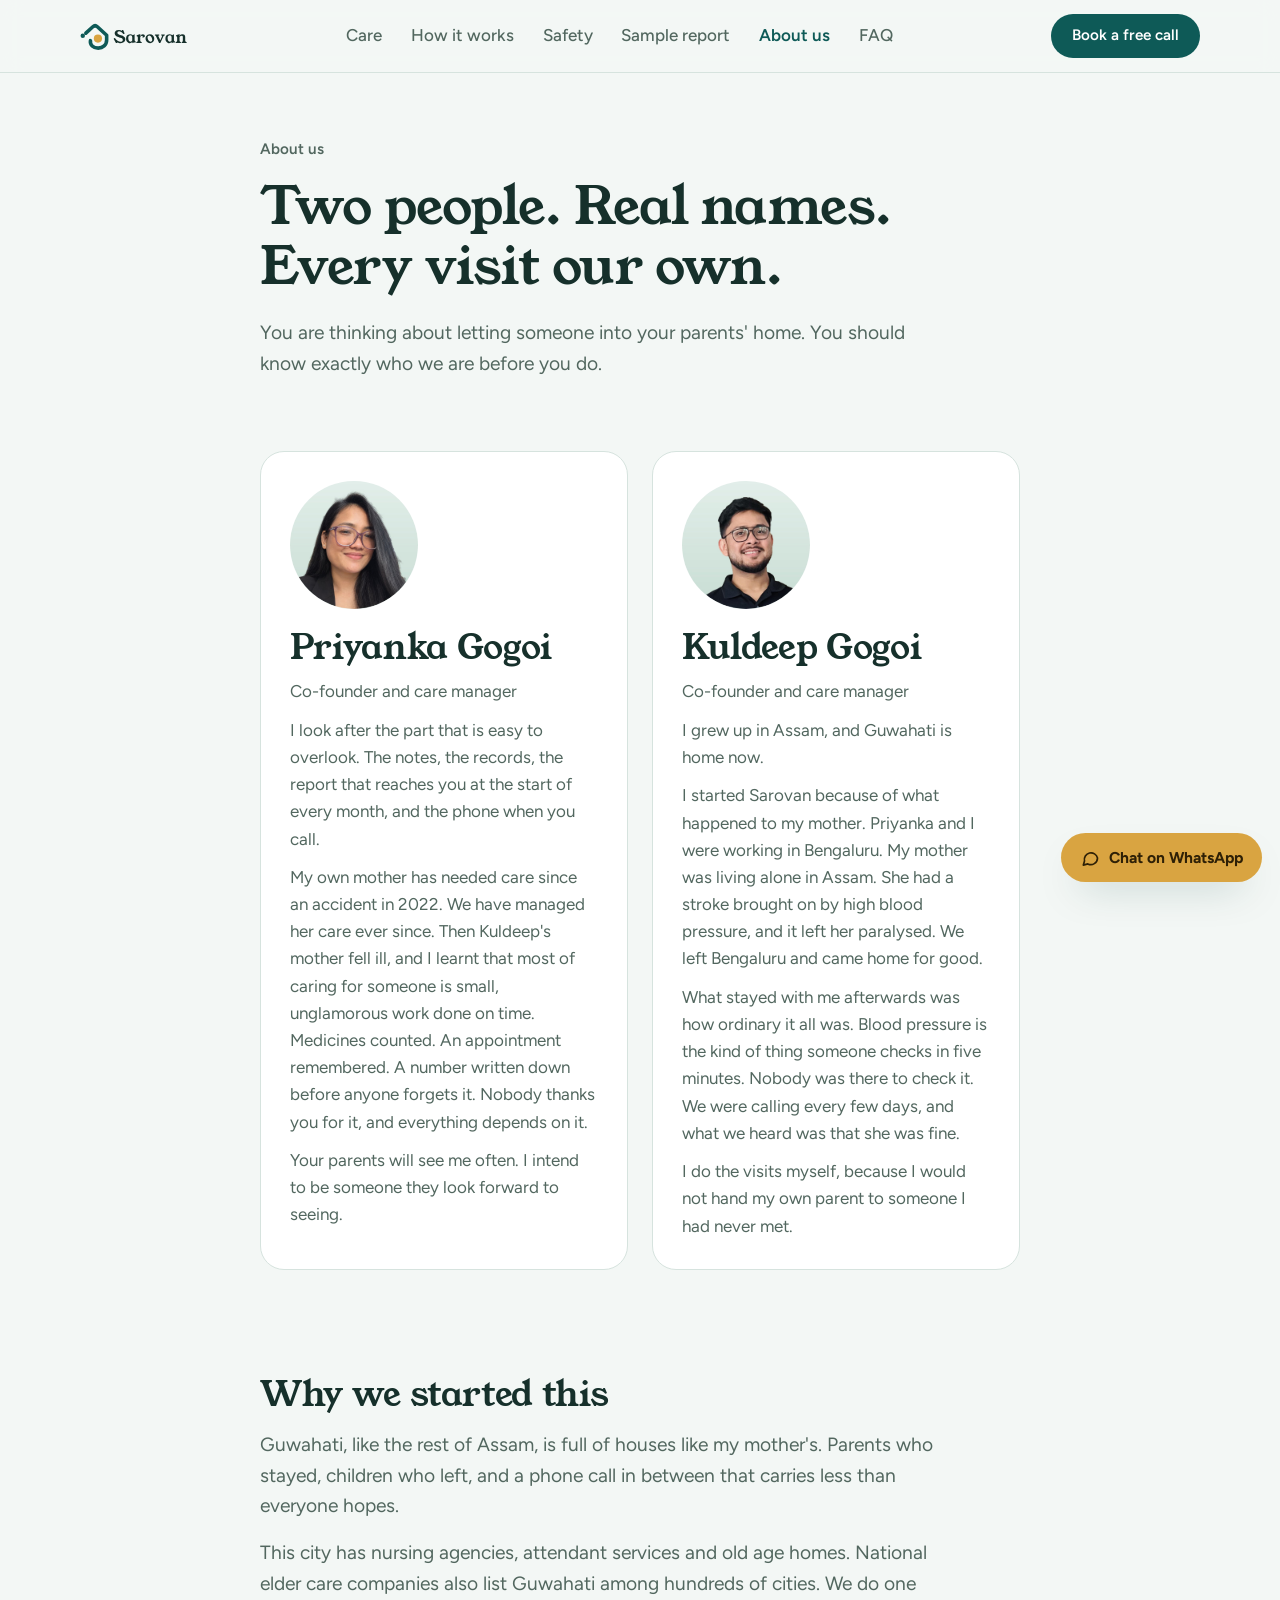
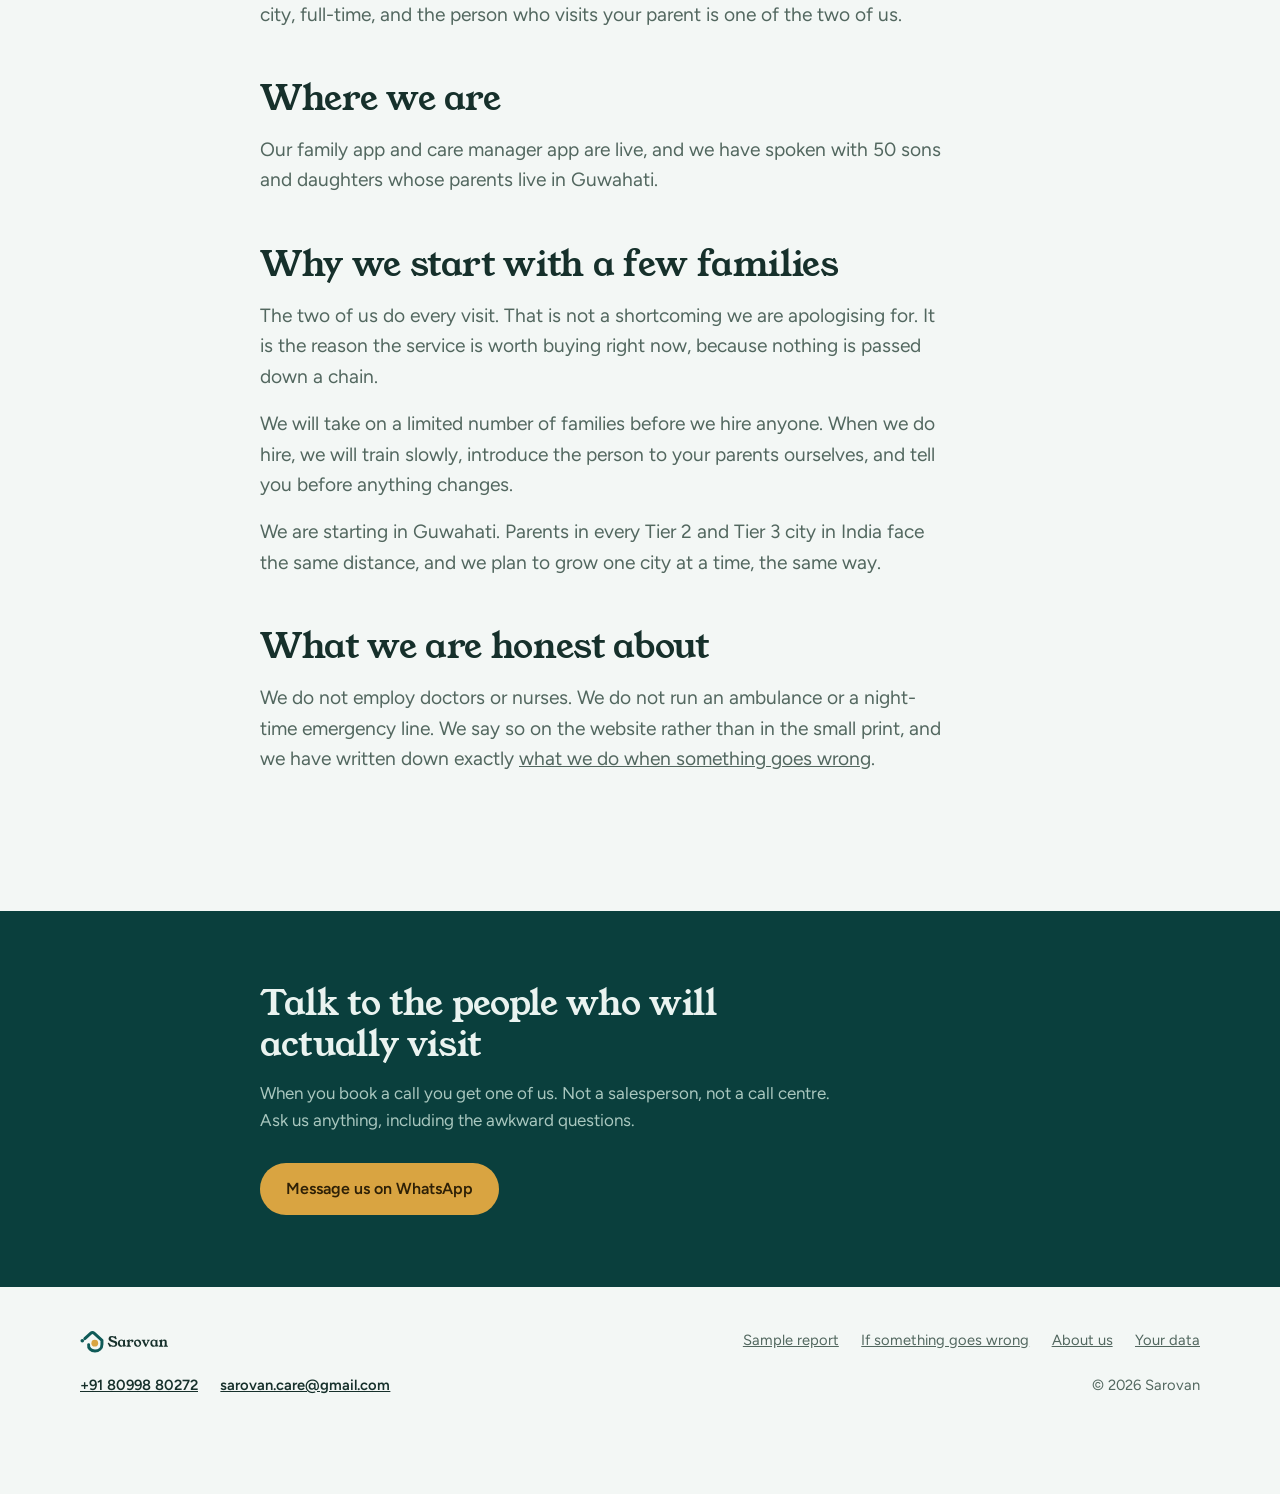
<file: about/index.html>
<!doctype html>
<html lang="en-IN">
<head>
<meta charset="utf-8">
<meta name="viewport" content="width=device-width, initial-scale=1">
<title>The two people who will visit your parents | Sarovan, Guwahati</title>
<meta name="description" content="Sarovan is run by two founders in Guwahati who do every home visit themselves. Who we are, and why we started an elder care service here.">
<link rel="canonical" href="https://sarovan.com/about/">
<link rel="preconnect" href="https://fonts.googleapis.com">
<link rel="preconnect" href="https://fonts.gstatic.com" crossorigin>
<link href="https://fonts.googleapis.com/css2?family=Figtree:wght@400;500;600;700&family=Young+Serif&display=swap" rel="stylesheet">
<link rel="stylesheet" href="/assets/site.css">
<link rel="icon" href="/assets/favicon.ico" sizes="any">
<link rel="apple-touch-icon" href="/assets/sarovan-app-icon-180.png">
<meta property="og:type" content="website">
<meta property="og:url" content="https://sarovan.com/about/">
<meta property="og:title" content="The two people who will visit your parents | Sarovan, Guwahati">
<meta property="og:description" content="Sarovan is run by two founders in Guwahati who do every home visit themselves. Who we are, and why we started an elder care service here.">
<meta property="og:image" content="https://sarovan.com/assets/og-image.png">
<meta property="og:image:width" content="1200">
<meta property="og:image:height" content="630">
<meta property="og:image:alt" content="Sarovan: the family member on the ground, in Guwahati. With the founders, Priyanka Gogoi and Kuldeep Gogoi.">
<meta name="twitter:card" content="summary_large_image">
<meta name="twitter:image" content="https://sarovan.com/assets/og-image.png">
</head>
<body>

<header class="site-header">
  <nav class="wrap nav" aria-label="Main">
    <a class="brand" href="/" aria-label="Sarovan home">
      <picture>
        <source srcset="/assets/sarovan-logo-dark.svg" media="(prefers-color-scheme: dark)">
        <img src="/assets/sarovan-logo.svg" alt="Sarovan" width="204" height="64">
      </picture>
    </a>
    <ul class="nav-links">
      <li><a href="/#care">Care</a></li>
      <li><a href="/#how">How it works</a></li>
      <li><a href="/#safety">Safety</a></li>
      <li><a href="/sample-report/">Sample report</a></li>
      <li><a href="/about/" aria-current="page">About us</a></li>
      <li><a href="/#faq">FAQ</a></li>
    </ul>
    <div class="nav-actions">
      <a class="btn btn-primary" href="/#contact">Book a free call</a>
      <details class="menu">
        <summary><span class="sr-only">Menu</span><svg class="i-open" aria-hidden="true" viewBox="0 0 24 24" fill="none" stroke="currentColor" stroke-width="2" stroke-linecap="round"><path d="M4 7h16M4 12h16M4 17h16"/></svg><svg class="i-close" aria-hidden="true" viewBox="0 0 24 24" fill="none" stroke="currentColor" stroke-width="2" stroke-linecap="round"><path d="M6 6l12 12M18 6L6 18"/></svg></summary>
        <ul class="menu-panel">
          <li><a href="/#care">Care</a></li>
          <li><a href="/#how">How it works</a></li>
          <li><a href="/#safety">Safety</a></li>
          <li><a href="/sample-report/">Sample report</a></li>
          <li><a href="/about/" aria-current="page">About us</a></li>
          <li><a href="/#faq">FAQ</a></li>
        </ul>
      </details>
    </div>
  </nav>
</header>

<main>

<section class="page-head">
  <div class="narrow">
    <p class="eyebrow">About us</p>
    <h1>Two people. Real names. Every visit our own.</h1>
    <p class="lede">You are thinking about letting someone into your parents' home. You should know exactly who we are before you do.</p>
  </div>
</section>

<section class="section-tight">
  <div class="narrow">
    <div class="bios">

      <article class="bio">
        <img class="av" src="/assets/priyanka-640.jpg" width="640" height="640" alt="">
        <h2>Priyanka Gogoi</h2>
        <p>Co-founder and care manager</p>
        <p>I look after the part that is easy to overlook. The notes, the records, the report that reaches you at the start of every month, and the phone when you call.</p>
        <p>My own mother has needed care since an accident in 2022. We have managed her care ever since. Then Kuldeep's mother fell ill, and I learnt that most of caring for someone is small, unglamorous work done on time. Medicines counted. An appointment remembered. A number written down before anyone forgets it. Nobody thanks you for it, and everything depends on it.</p>
        <p>Your parents will see me often. I intend to be someone they look forward to seeing.</p>
      </article>

      <article class="bio">
        <img class="av" src="/assets/kuldeep-640.jpg" width="640" height="640" alt="">
        <h2>Kuldeep Gogoi</h2>
        <p>Co-founder and care manager</p>
        <p>I grew up in Assam, and Guwahati is home now.</p>
        <p>I started Sarovan because of what happened to my mother. Priyanka and I were working in Bengaluru. My mother was living alone in Assam. She had a stroke brought on by high blood pressure, and it left her paralysed. We left Bengaluru and came home for good.</p>
        <p>What stayed with me afterwards was how ordinary it all was. Blood pressure is the kind of thing someone checks in five minutes. Nobody was there to check it. We were calling every few days, and what we heard was that she was fine.</p>
        <p>I do the visits myself, because I would not hand my own parent to someone I had never met.</p>
      </article>

    </div>
  </div>
</section>

<section class="section">
  <div class="narrow">
    <h2>Why we started this</h2>
    <p class="lede" style="margin-top:1rem">Guwahati, like the rest of Assam, is full of houses like my mother's. Parents who stayed, children who left, and a phone call in between that carries less than everyone hopes.</p>
    <p class="lede" style="margin-top:1rem">This city has nursing agencies, attendant services and old age homes. National elder care companies also list Guwahati among hundreds of cities. We do one city, full-time, and the person who visits your parent is one of the two of us.</p>

    <h2 style="margin-top:3rem">Where we are</h2>
    <p class="lede" style="margin-top:1rem">Our family app and care manager app are live, and we have spoken with 50 sons and daughters whose parents live in Guwahati.</p>

    <h2 style="margin-top:3rem">Why we start with a few families</h2>
    <p class="lede" style="margin-top:1rem">The two of us do every visit. That is not a shortcoming we are apologising for. It is the reason the service is worth buying right now, because nothing is passed down a chain.</p>
    <p class="lede" style="margin-top:1rem">We will take on a limited number of families before we hire anyone. When we do hire, we will train slowly, introduce the person to your parents ourselves, and tell you before anything changes.</p>
    <p class="lede" style="margin-top:1rem">We are starting in Guwahati. Parents in every Tier 2 and Tier 3 city in India face the same distance, and we plan to grow one city at a time, the same way.</p>

    <h2 style="margin-top:3rem">What we are honest about</h2>
    <p class="lede" style="margin-top:1rem">We do not employ doctors or nurses. We do not run an ambulance or a night-time emergency line. We say so on the website rather than in the small print, and we have written down exactly <a href="/if-something-goes-wrong/">what we do when something goes wrong</a>.</p>
  </div>
</section>

<section class="band">
  <div class="narrow">
    <h2>Talk to the people who will actually visit</h2>
    <p>When you book a call you get one of us. Not a salesperson, not a call centre. Ask us anything, including the awkward questions.</p>
    <a class="btn btn-primary" href="https://wa.me/918099880272?text=Hi%20Sarovan%2C%20I%27d%20like%20a%20call%20about%20care%20for%20my%20parents%20in%20Guwahati.">Message us on WhatsApp</a>
  </div>
</section>

</main>

<footer>
  <div class="wrap foot">
    <a class="brand" href="/" aria-label="Sarovan home">
      <picture>
        <source srcset="/assets/sarovan-logo-dark.svg" media="(prefers-color-scheme: dark)">
        <img src="/assets/sarovan-logo.svg" alt="Sarovan" width="204" height="64">
      </picture>
    </a>
    <ul class="foot-links">
      <li><a href="/sample-report/">Sample report</a></li>
      <li><a href="/if-something-goes-wrong/">If something goes wrong</a></li>
      <li><a href="/about/">About us</a></li>
      <li><a href="/privacy/">Your data</a></li>
    </ul>
    <ul class="foot-contact">
      <li><a href="tel:+918099880272">+91 80998 80272</a></li>
      <li><a href="mailto:sarovan.care@gmail.com">sarovan.care@gmail.com</a></li>
    </ul>
    <p>&copy; 2026 Sarovan</p>
  </div>
</footer>

<a class="chat-fab" href="https://wa.me/918099880272?text=Hi%20Sarovan%2C%20I%27d%20like%20to%20know%20more%20about%20care%20for%20my%20parents%20in%20Guwahati." target="_blank" rel="noopener" aria-label="Chat with us on WhatsApp">
  <svg viewBox="0 0 24 24" fill="none" stroke="currentColor" stroke-width="2" stroke-linecap="round" stroke-linejoin="round" aria-hidden="true"><path d="M21 12a8 8 0 0 1-11.6 7.1L4 20.5l1.4-4.9A8 8 0 1 1 21 12z"/></svg>
  <span>Chat on WhatsApp</span>
</a>

<script>
document.querySelectorAll(".menu a").forEach(function (a) {
  a.addEventListener("click", function () { a.closest("details").removeAttribute("open"); });
});
document.addEventListener("keydown", function (e) {
  var m = document.querySelector(".menu[open]");
  if (e.key === "Escape" && m) { m.removeAttribute("open"); m.querySelector("summary").focus(); }
});
</script>
</body>
</html>
</file>
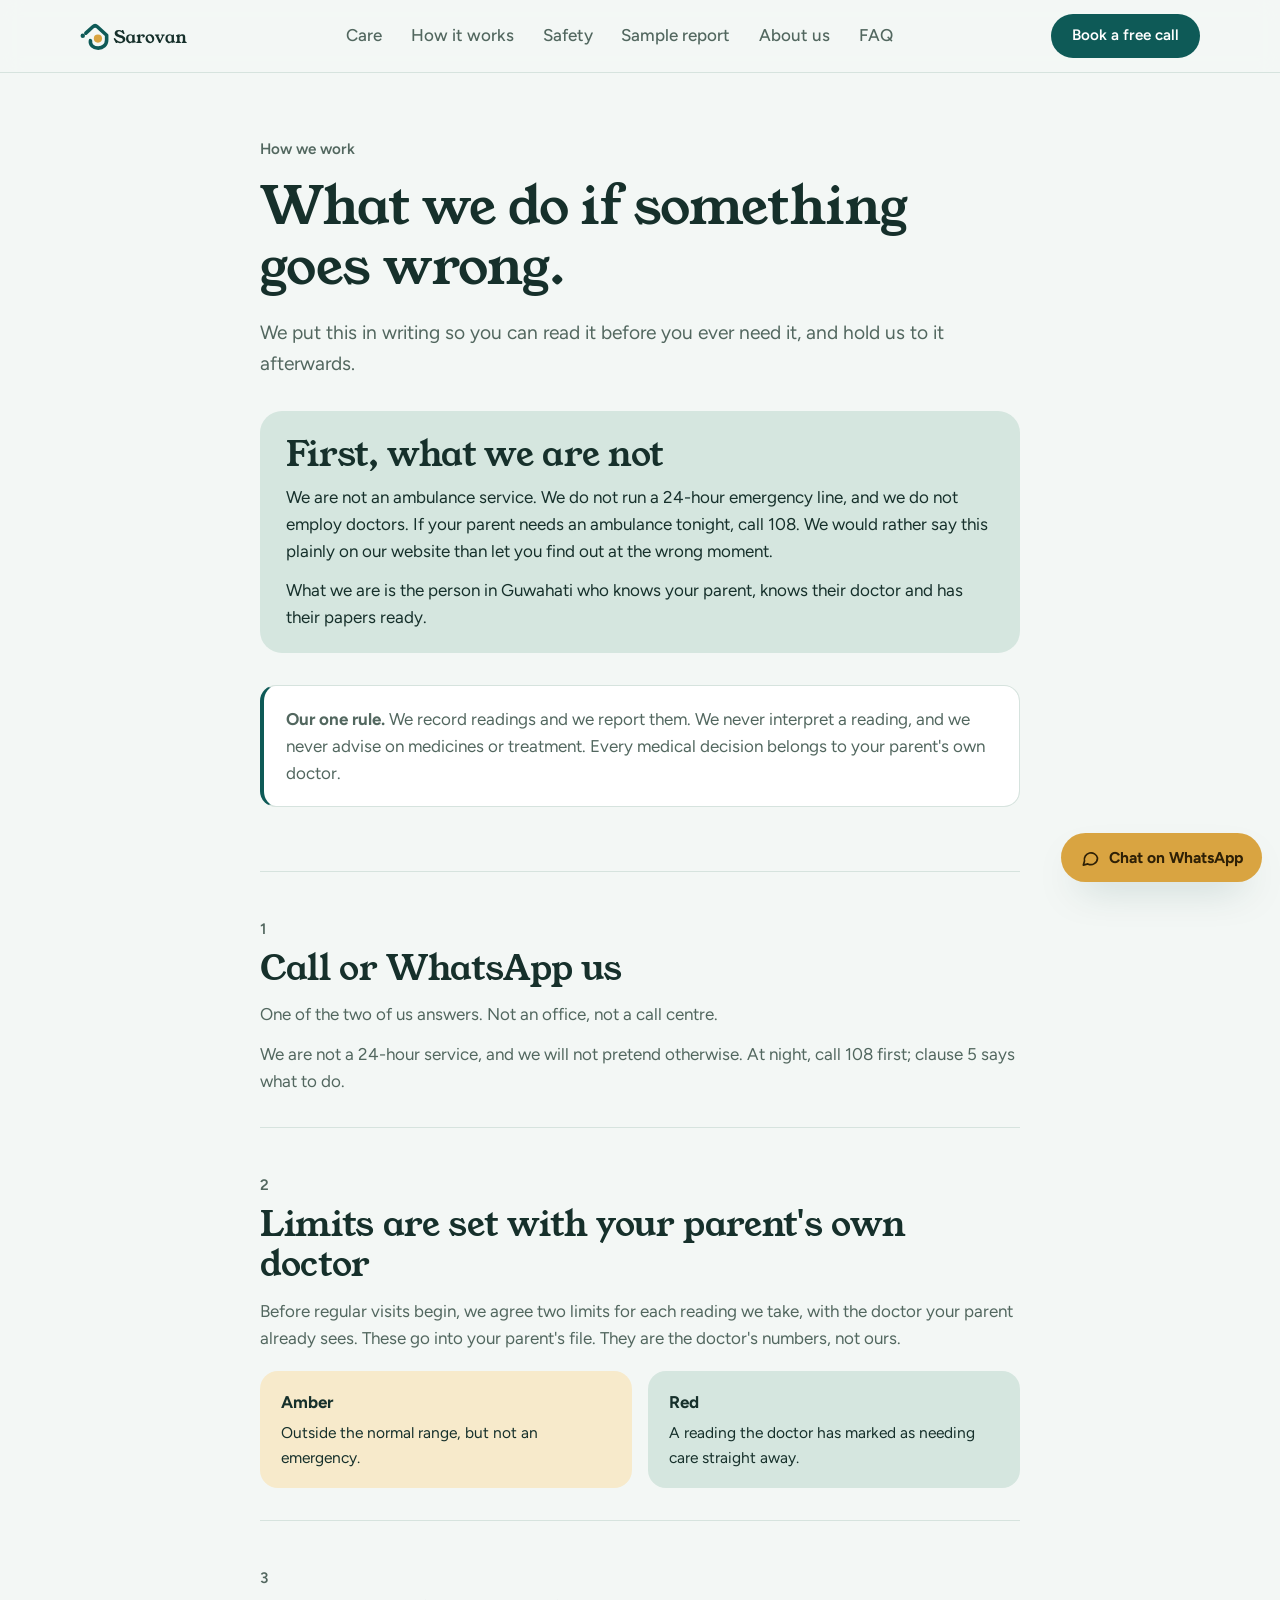
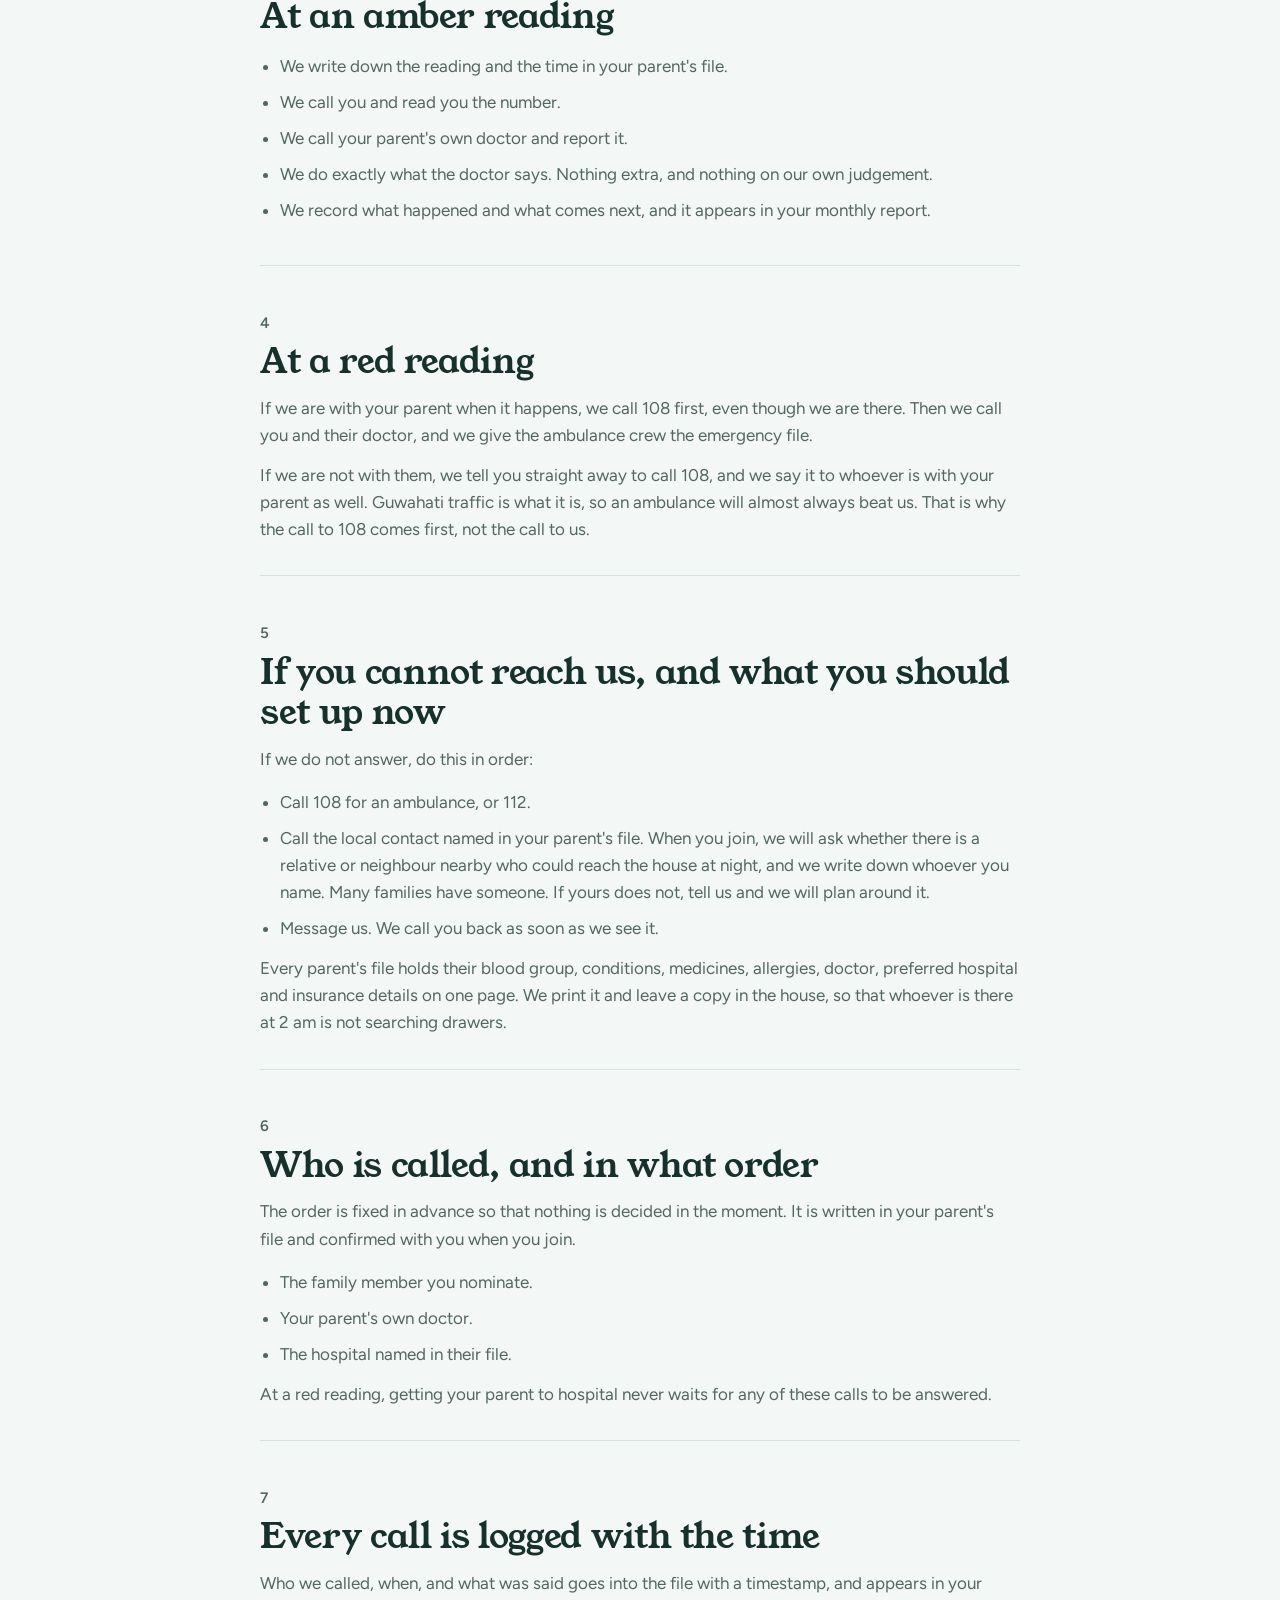
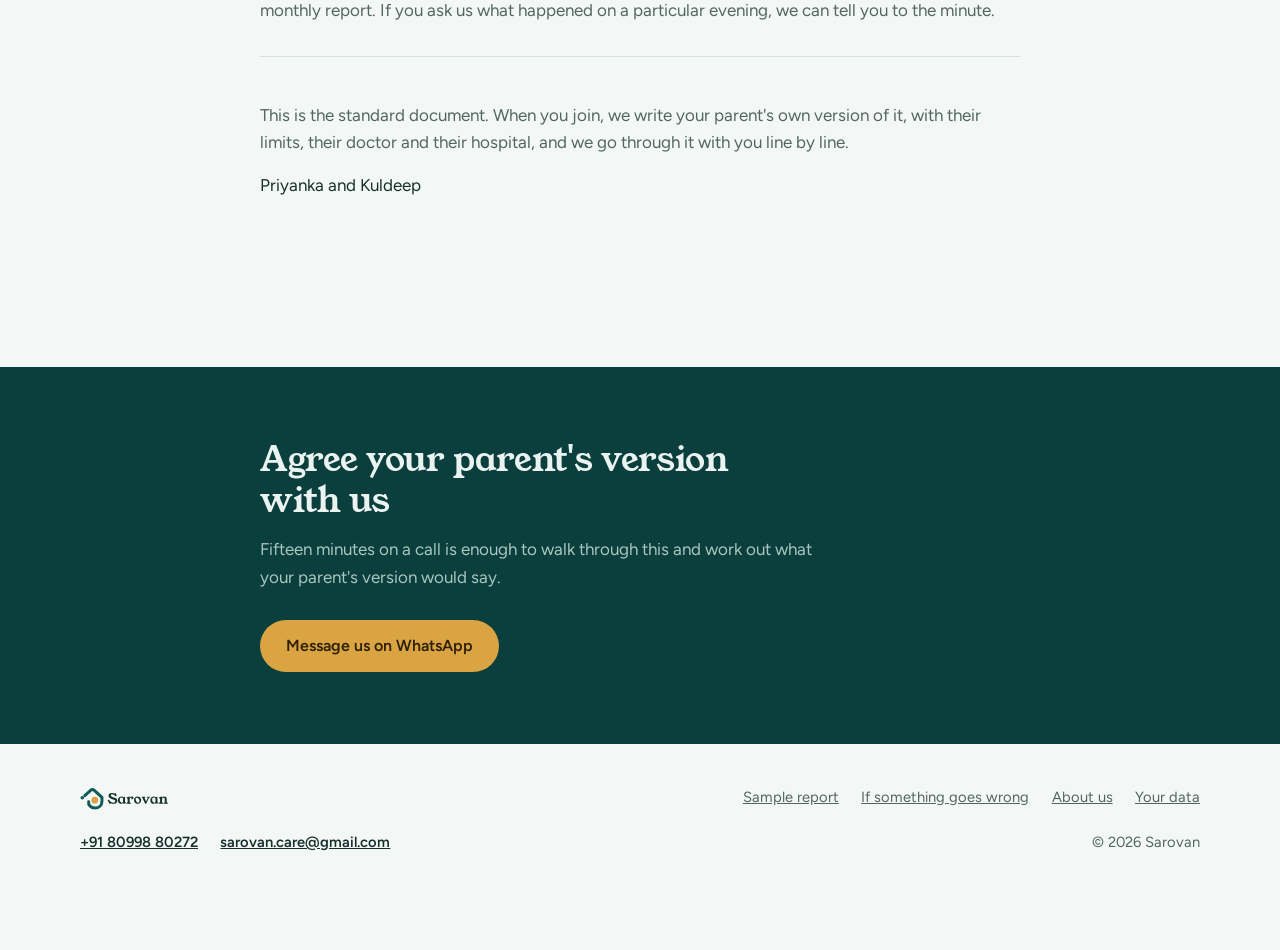
<file: if-something-goes-wrong/index.html>
<!doctype html>
<html lang="en-IN">
<head>
<meta charset="utf-8">
<meta name="viewport" content="width=device-width, initial-scale=1">
<title>What we do if something goes wrong | Sarovan, Guwahati</title>
<meta name="description" content="Exactly what Sarovan does when a reading crosses a limit or your parent falls ill in Guwahati, what we do not do, and what to do if you cannot reach us.">
<link rel="canonical" href="https://sarovan.com/if-something-goes-wrong/">
<link rel="preconnect" href="https://fonts.googleapis.com">
<link rel="preconnect" href="https://fonts.gstatic.com" crossorigin>
<link href="https://fonts.googleapis.com/css2?family=Figtree:wght@400;500;600;700&family=Young+Serif&display=swap" rel="stylesheet">
<link rel="stylesheet" href="/assets/site.css">
<link rel="icon" href="/assets/favicon.ico" sizes="any">
<link rel="apple-touch-icon" href="/assets/sarovan-app-icon-180.png">
<meta property="og:type" content="website">
<meta property="og:url" content="https://sarovan.com/if-something-goes-wrong/">
<meta property="og:title" content="What we do if something goes wrong | Sarovan, Guwahati">
<meta property="og:description" content="Exactly what Sarovan does when a reading crosses a limit or your parent falls ill in Guwahati, what we do not do, and what to do if you cannot reach us.">
<meta property="og:image" content="https://sarovan.com/assets/og-image.png">
<meta property="og:image:width" content="1200">
<meta property="og:image:height" content="630">
<meta property="og:image:alt" content="Sarovan: the family member on the ground, in Guwahati. With the founders, Priyanka Gogoi and Kuldeep Gogoi.">
<meta name="twitter:card" content="summary_large_image">
<meta name="twitter:image" content="https://sarovan.com/assets/og-image.png">
</head>
<body>

<header class="site-header">
  <nav class="wrap nav" aria-label="Main">
    <a class="brand" href="/" aria-label="Sarovan home">
      <picture>
        <source srcset="/assets/sarovan-logo-dark.svg" media="(prefers-color-scheme: dark)">
        <img src="/assets/sarovan-logo.svg" alt="Sarovan" width="204" height="64">
      </picture>
    </a>
    <ul class="nav-links">
      <li><a href="/#care">Care</a></li>
      <li><a href="/#how">How it works</a></li>
      <li><a href="/#safety">Safety</a></li>
      <li><a href="/sample-report/">Sample report</a></li>
      <li><a href="/about/">About us</a></li>
      <li><a href="/#faq">FAQ</a></li>
    </ul>
    <div class="nav-actions">
      <a class="btn btn-primary" href="/#contact">Book a free call</a>
      <details class="menu">
        <summary><span class="sr-only">Menu</span><svg class="i-open" aria-hidden="true" viewBox="0 0 24 24" fill="none" stroke="currentColor" stroke-width="2" stroke-linecap="round"><path d="M4 7h16M4 12h16M4 17h16"/></svg><svg class="i-close" aria-hidden="true" viewBox="0 0 24 24" fill="none" stroke="currentColor" stroke-width="2" stroke-linecap="round"><path d="M6 6l12 12M18 6L6 18"/></svg></summary>
        <ul class="menu-panel">
          <li><a href="/#care">Care</a></li>
          <li><a href="/#how">How it works</a></li>
          <li><a href="/#safety">Safety</a></li>
          <li><a href="/sample-report/">Sample report</a></li>
          <li><a href="/about/">About us</a></li>
          <li><a href="/#faq">FAQ</a></li>
        </ul>
      </details>
    </div>
  </nav>
</header>

<main>

<section class="page-head">
  <div class="narrow">
    <p class="eyebrow">How we work</p>
    <h1>What we do if something goes wrong.</h1>
    <p class="lede">We put this in writing so you can read it before you ever need it, and hold us to it afterwards.</p>

    <div class="callout">
      <h2>First, what we are not</h2>
      <p>We are not an ambulance service. We do not run a 24-hour emergency line, and we do not employ doctors. If your parent needs an ambulance tonight, call 108. We would rather say this plainly on our website than let you find out at the wrong moment.</p>
      <p>What we are is the person in Guwahati who knows your parent, knows their doctor and has their papers ready.</p>
    </div>

    <div class="rule">
      <p><b>Our one rule.</b> We record readings and we report them. We never interpret a reading, and we never advise on medicines or treatment. Every medical decision belongs to your parent's own doctor.</p>
    </div>
  </div>
</section>

<section class="section">
  <div class="narrow">

    <div class="clause">
      <p class="num">1</p>
      <h2>Call or WhatsApp us</h2>
      <p>One of the two of us answers. Not an office, not a call centre.</p>
      <p>We are not a 24-hour service, and we will not pretend otherwise. At night, call 108 first; clause 5 says what to do.</p>
    </div>

    <div class="clause">
      <p class="num">2</p>
      <h2>Limits are set with your parent's own doctor</h2>
      <p>Before regular visits begin, we agree two limits for each reading we take, with the doctor your parent already sees. These go into your parent's file. They are the doctor's numbers, not ours.</p>
      <div class="pair">
        <div>
          <b>Amber</b>
          <p>Outside the normal range, but not an emergency.</p>
        </div>
        <div class="red">
          <b>Red</b>
          <p>A reading the doctor has marked as needing care straight away.</p>
        </div>
      </div>
    </div>

    <div class="clause">
      <p class="num">3</p>
      <h2>At an amber reading</h2>
      <ul>
        <li>We write down the reading and the time in your parent's file.</li>
        <li>We call you and read you the number.</li>
        <li>We call your parent's own doctor and report it.</li>
        <li>We do exactly what the doctor says. Nothing extra, and nothing on our own judgement.</li>
        <li>We record what happened and what comes next, and it appears in your monthly report.</li>
      </ul>
    </div>

    <div class="clause">
      <p class="num">4</p>
      <h2>At a red reading</h2>
      <p>If we are with your parent when it happens, we call 108 first, even though we are there. Then we call you and their doctor, and we give the ambulance crew the emergency file.</p>
      <p>If we are not with them, we tell you straight away to call 108, and we say it to whoever is with your parent as well. Guwahati traffic is what it is, so an ambulance will almost always beat us. That is why the call to 108 comes first, not the call to us.</p>
    </div>

    <div class="clause">
      <p class="num">5</p>
      <h2>If you cannot reach us, and what you should set up now</h2>
      <p>If we do not answer, do this in order:</p>
      <ul>
        <li>Call 108 for an ambulance, or 112.</li>
        <li>Call the local contact named in your parent's file. When you join, we will ask whether there is a relative or neighbour nearby who could reach the house at night, and we write down whoever you name. Many families have someone. If yours does not, tell us and we will plan around it.</li>
        <li>Message us. We call you back as soon as we see it.</li>
      </ul>
      <p>Every parent's file holds their blood group, conditions, medicines, allergies, doctor, preferred hospital and insurance details on one page. We print it and leave a copy in the house, so that whoever is there at 2 am is not searching drawers.</p>
    </div>

    <div class="clause">
      <p class="num">6</p>
      <h2>Who is called, and in what order</h2>
      <p>The order is fixed in advance so that nothing is decided in the moment. It is written in your parent's file and confirmed with you when you join.</p>
      <ul>
        <li>The family member you nominate.</li>
        <li>Your parent's own doctor.</li>
        <li>The hospital named in their file.</li>
      </ul>
      <p>At a red reading, getting your parent to hospital never waits for any of these calls to be answered.</p>
    </div>

    <div class="clause">
      <p class="num">7</p>
      <h2>Every call is logged with the time</h2>
      <p>Who we called, when, and what was said goes into the file with a timestamp, and appears in your monthly report. If you ask us what happened on a particular evening, we can tell you to the minute.</p>
    </div>

    <div class="clause">
      <p>This is the standard document. When you join, we write your parent's own version of it, with their limits, their doctor and their hospital, and we go through it with you line by line.</p>
      <p style="margin-top:1rem;color:var(--ink)">Priyanka and Kuldeep</p>
    </div>

  </div>
</section>

<section class="band">
  <div class="narrow">
    <h2>Agree your parent's version with us</h2>
    <p>Fifteen minutes on a call is enough to walk through this and work out what your parent's version would say.</p>
    <a class="btn btn-primary" href="https://wa.me/918099880272?text=Hi%20Sarovan%2C%20I%20read%20your%20escalation%20page.%20I%27d%20like%20a%20call%20about%20my%20parents%20in%20Guwahati.">Message us on WhatsApp</a>
  </div>
</section>

</main>

<footer>
  <div class="wrap foot">
    <a class="brand" href="/" aria-label="Sarovan home">
      <picture>
        <source srcset="/assets/sarovan-logo-dark.svg" media="(prefers-color-scheme: dark)">
        <img src="/assets/sarovan-logo.svg" alt="Sarovan" width="204" height="64">
      </picture>
    </a>
    <ul class="foot-links">
      <li><a href="/sample-report/">Sample report</a></li>
      <li><a href="/if-something-goes-wrong/">If something goes wrong</a></li>
      <li><a href="/about/">About us</a></li>
      <li><a href="/privacy/">Your data</a></li>
    </ul>
    <ul class="foot-contact">
      <li><a href="tel:+918099880272">+91 80998 80272</a></li>
      <li><a href="mailto:sarovan.care@gmail.com">sarovan.care@gmail.com</a></li>
    </ul>
    <p>&copy; 2026 Sarovan</p>
  </div>
</footer>

<a class="chat-fab" href="https://wa.me/918099880272?text=Hi%20Sarovan%2C%20I%27d%20like%20to%20know%20more%20about%20care%20for%20my%20parents%20in%20Guwahati." target="_blank" rel="noopener" aria-label="Chat with us on WhatsApp">
  <svg viewBox="0 0 24 24" fill="none" stroke="currentColor" stroke-width="2" stroke-linecap="round" stroke-linejoin="round" aria-hidden="true"><path d="M21 12a8 8 0 0 1-11.6 7.1L4 20.5l1.4-4.9A8 8 0 1 1 21 12z"/></svg>
  <span>Chat on WhatsApp</span>
</a>

<script>
document.querySelectorAll(".menu a").forEach(function (a) {
  a.addEventListener("click", function () { a.closest("details").removeAttribute("open"); });
});
document.addEventListener("keydown", function (e) {
  var m = document.querySelector(".menu[open]");
  if (e.key === "Escape" && m) { m.removeAttribute("open"); m.querySelector("summary").focus(); }
});
</script>
</body>
</html>
</file>
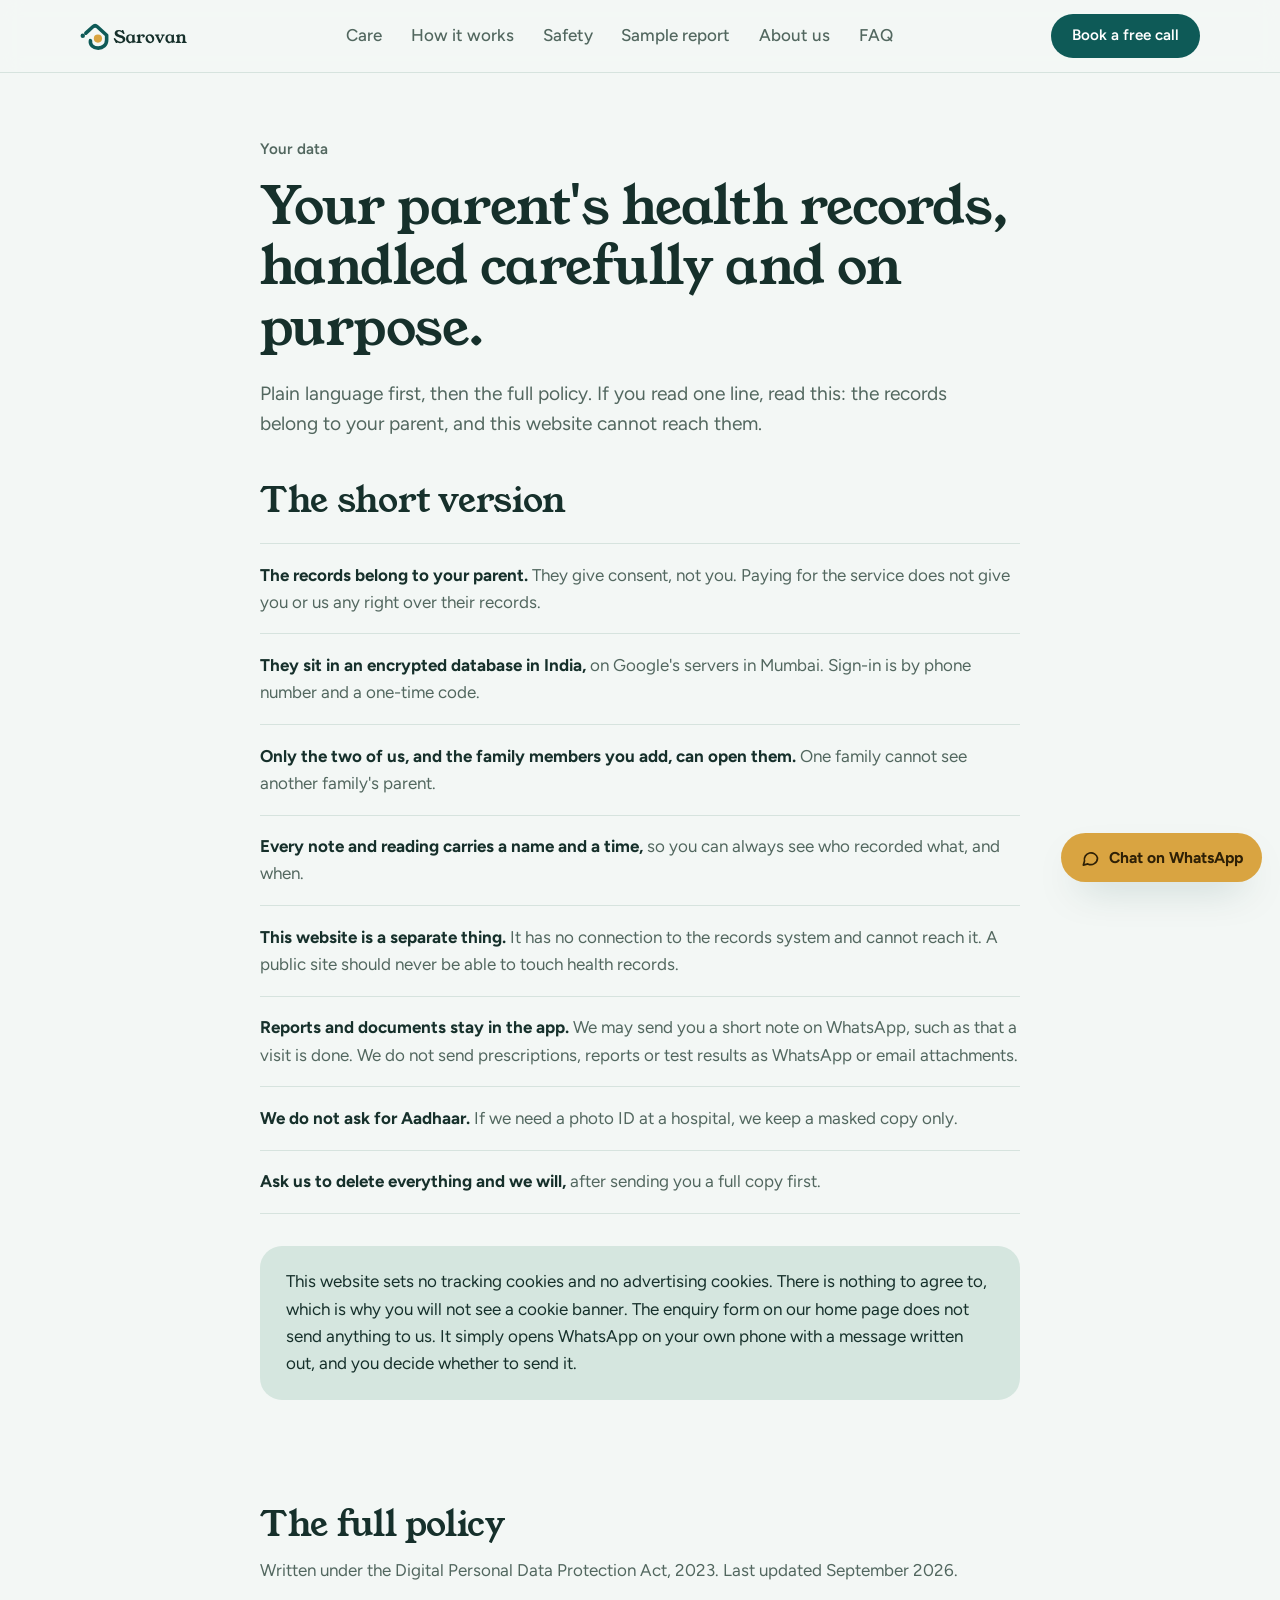
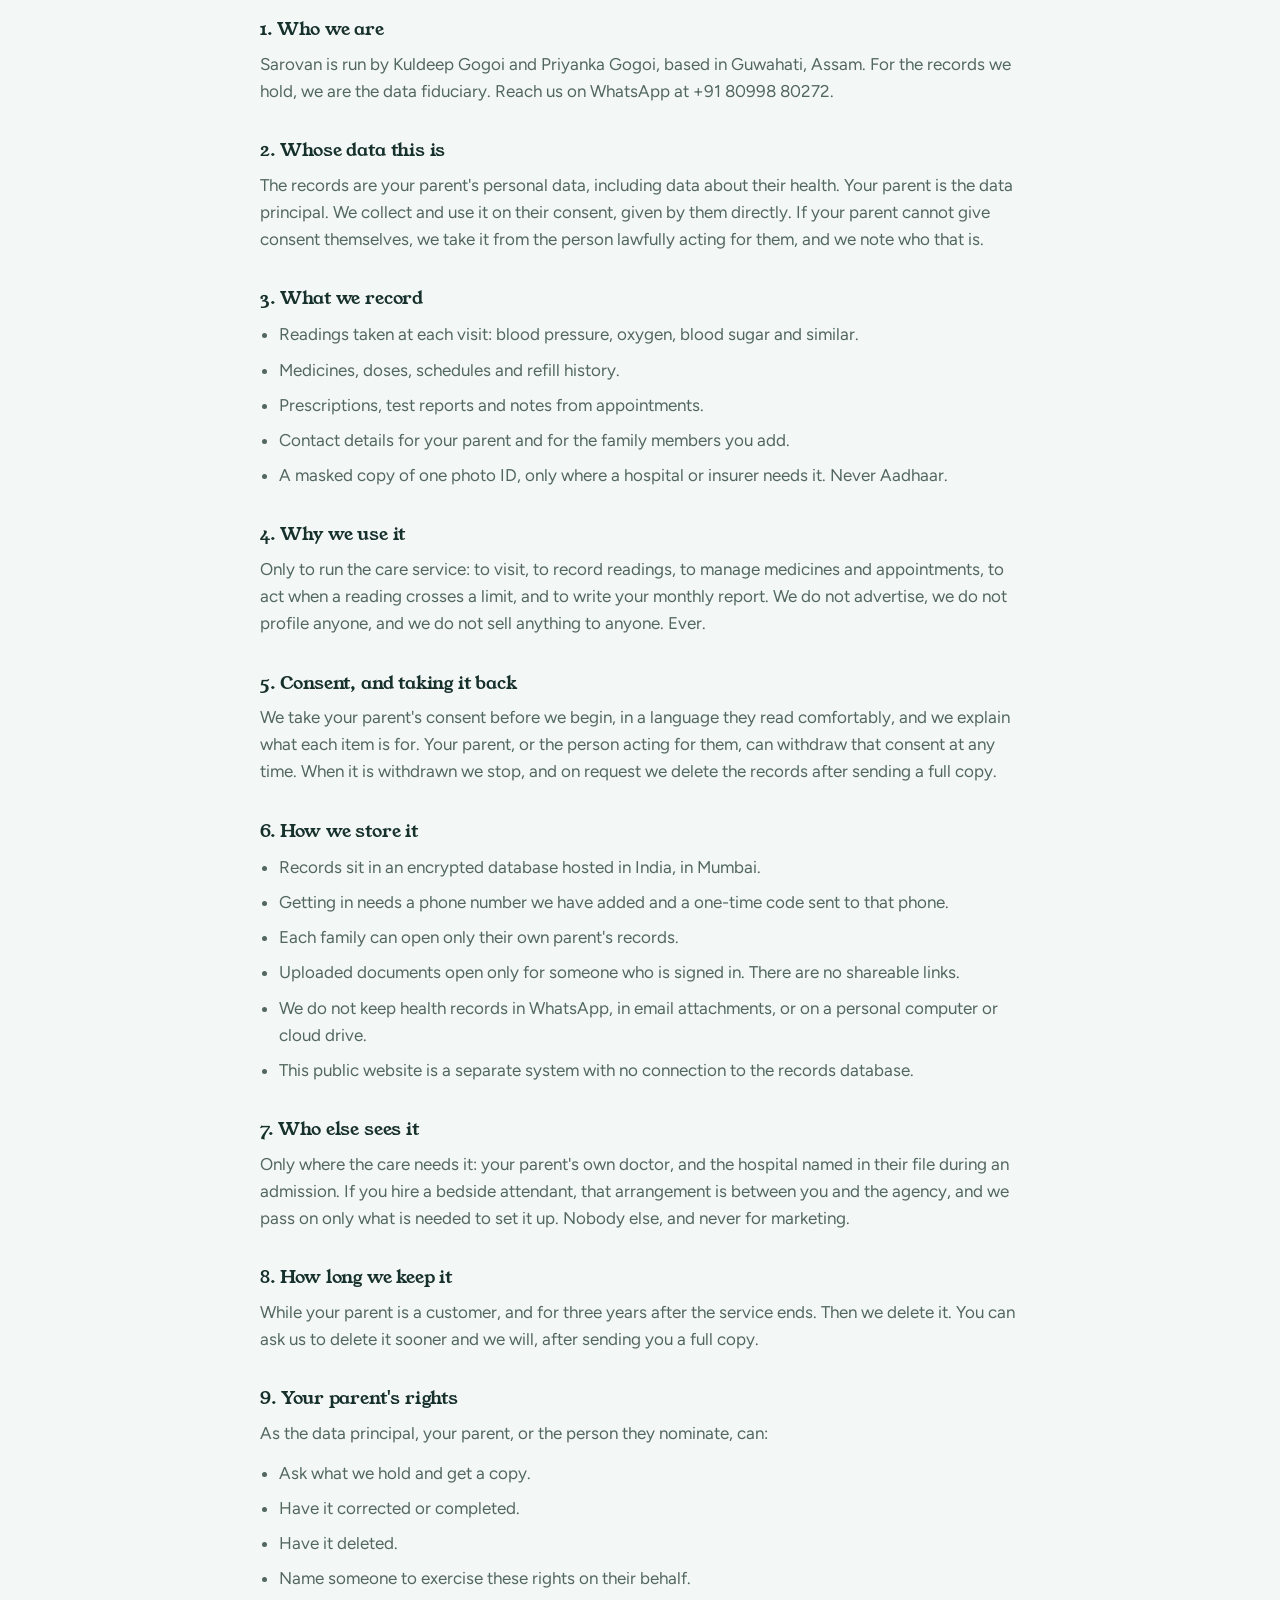
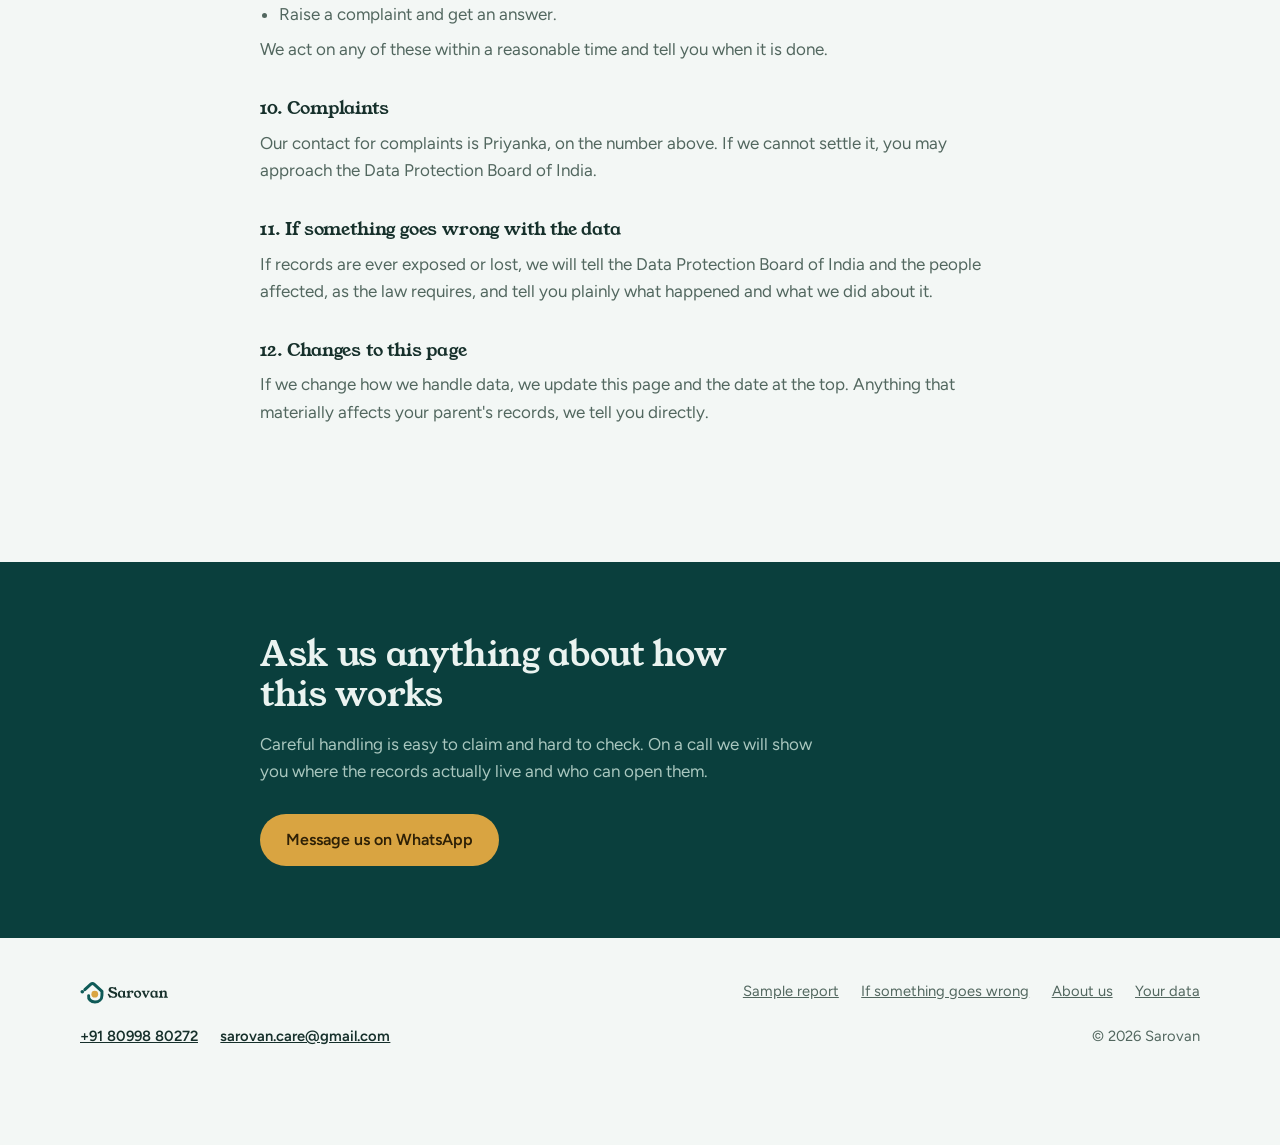
<file: privacy/index.html>
<!doctype html>
<html lang="en-IN">
<head>
<meta charset="utf-8">
<meta name="viewport" content="width=device-width, initial-scale=1">
<title>Your parent's records and how we handle them | Sarovan</title>
<meta name="description" content="How Sarovan stores your parent's health records, who can see them, how long we keep them, and how to have them deleted.">
<link rel="canonical" href="https://sarovan.com/privacy/">
<link rel="preconnect" href="https://fonts.googleapis.com">
<link rel="preconnect" href="https://fonts.gstatic.com" crossorigin>
<link href="https://fonts.googleapis.com/css2?family=Figtree:wght@400;500;600;700&family=Young+Serif&display=swap" rel="stylesheet">
<link rel="stylesheet" href="/assets/site.css">
<link rel="icon" href="/assets/favicon.ico" sizes="any">
<link rel="apple-touch-icon" href="/assets/sarovan-app-icon-180.png">
<meta property="og:type" content="website">
<meta property="og:url" content="https://sarovan.com/privacy/">
<meta property="og:title" content="Your parent's records and how we handle them | Sarovan">
<meta property="og:description" content="How Sarovan stores your parent's health records, who can see them, how long we keep them, and how to have them deleted.">
<meta property="og:image" content="https://sarovan.com/assets/og-image.png">
<meta property="og:image:width" content="1200">
<meta property="og:image:height" content="630">
<meta property="og:image:alt" content="Sarovan: the family member on the ground, in Guwahati. With the founders, Priyanka Gogoi and Kuldeep Gogoi.">
<meta name="twitter:card" content="summary_large_image">
<meta name="twitter:image" content="https://sarovan.com/assets/og-image.png">
</head>
<body>

<header class="site-header">
  <nav class="wrap nav" aria-label="Main">
    <a class="brand" href="/" aria-label="Sarovan home">
      <picture>
        <source srcset="/assets/sarovan-logo-dark.svg" media="(prefers-color-scheme: dark)">
        <img src="/assets/sarovan-logo.svg" alt="Sarovan" width="204" height="64">
      </picture>
    </a>
    <ul class="nav-links">
      <li><a href="/#care">Care</a></li>
      <li><a href="/#how">How it works</a></li>
      <li><a href="/#safety">Safety</a></li>
      <li><a href="/sample-report/">Sample report</a></li>
      <li><a href="/about/">About us</a></li>
      <li><a href="/#faq">FAQ</a></li>
    </ul>
    <div class="nav-actions">
      <a class="btn btn-primary" href="/#contact">Book a free call</a>
      <details class="menu">
        <summary><span class="sr-only">Menu</span><svg class="i-open" aria-hidden="true" viewBox="0 0 24 24" fill="none" stroke="currentColor" stroke-width="2" stroke-linecap="round"><path d="M4 7h16M4 12h16M4 17h16"/></svg><svg class="i-close" aria-hidden="true" viewBox="0 0 24 24" fill="none" stroke="currentColor" stroke-width="2" stroke-linecap="round"><path d="M6 6l12 12M18 6L6 18"/></svg></summary>
        <ul class="menu-panel">
          <li><a href="/#care">Care</a></li>
          <li><a href="/#how">How it works</a></li>
          <li><a href="/#safety">Safety</a></li>
          <li><a href="/sample-report/">Sample report</a></li>
          <li><a href="/about/">About us</a></li>
          <li><a href="/#faq">FAQ</a></li>
        </ul>
      </details>
    </div>
  </nav>
</header>

<main>

<section class="page-head">
  <div class="narrow">
    <p class="eyebrow">Your data</p>
    <h1>Your parent's health records, handled carefully and on purpose.</h1>
    <p class="lede">Plain language first, then the full policy. If you read one line, read this: the records belong to your parent, and this website cannot reach them.</p>
  </div>
</section>

<section class="section-tight">
  <div class="narrow">
    <h2>The short version</h2>
    <ul class="plain">
      <li><b>The records belong to your parent.</b> They give consent, not you. Paying for the service does not give you or us any right over their records.</li>
      <li><b>They sit in an encrypted database in India,</b> on Google's servers in Mumbai. Sign-in is by phone number and a one-time code.</li>
      <li><b>Only the two of us, and the family members you add, can open them.</b> One family cannot see another family's parent.</li>
      <li><b>Every note and reading carries a name and a time,</b> so you can always see who recorded what, and when.</li>
      <li><b>This website is a separate thing.</b> It has no connection to the records system and cannot reach it. A public site should never be able to touch health records.</li>
      <li><b>Reports and documents stay in the app.</b> We may send you a short note on WhatsApp, such as that a visit is done. We do not send prescriptions, reports or test results as WhatsApp or email attachments.</li>
      <li><b>We do not ask for Aadhaar.</b> If we need a photo ID at a hospital, we keep a masked copy only.</li>
      <li><b>Ask us to delete everything and we will,</b> after sending you a full copy first.</li>
    </ul>

    <div class="callout">
      <p>This website sets no tracking cookies and no advertising cookies. There is nothing to agree to, which is why you will not see a cookie banner. The enquiry form on our home page does not send anything to us. It simply opens WhatsApp on your own phone with a message written out, and you decide whether to send it.</p>
    </div>
  </div>
</section>

<section class="section policy">
  <div class="narrow">
    <h2>The full policy</h2>
    <p style="margin-top:.8rem">Written under the Digital Personal Data Protection Act, 2023. Last updated September 2026.</p>

    <h3>1. Who we are</h3>
    <p>Sarovan is run by Kuldeep Gogoi and Priyanka Gogoi, based in Guwahati, Assam. For the records we hold, we are the data fiduciary. Reach us on WhatsApp at +91 80998 80272.</p>

    <h3>2. Whose data this is</h3>
    <p>The records are your parent's personal data, including data about their health. Your parent is the data principal. We collect and use it on their consent, given by them directly. If your parent cannot give consent themselves, we take it from the person lawfully acting for them, and we note who that is.</p>

    <h3>3. What we record</h3>
    <ul>
      <li>Readings taken at each visit: blood pressure, oxygen, blood sugar and similar.</li>
      <li>Medicines, doses, schedules and refill history.</li>
      <li>Prescriptions, test reports and notes from appointments.</li>
      <li>Contact details for your parent and for the family members you add.</li>
      <li>A masked copy of one photo ID, only where a hospital or insurer needs it. Never Aadhaar.</li>
    </ul>

    <h3>4. Why we use it</h3>
    <p>Only to run the care service: to visit, to record readings, to manage medicines and appointments, to act when a reading crosses a limit, and to write your monthly report. We do not advertise, we do not profile anyone, and we do not sell anything to anyone. Ever.</p>

    <h3>5. Consent, and taking it back</h3>
    <p>We take your parent's consent before we begin, in a language they read comfortably, and we explain what each item is for. Your parent, or the person acting for them, can withdraw that consent at any time. When it is withdrawn we stop, and on request we delete the records after sending a full copy.</p>

    <h3>6. How we store it</h3>
    <ul>
      <li>Records sit in an encrypted database hosted in India, in Mumbai.</li>
      <li>Getting in needs a phone number we have added and a one-time code sent to that phone.</li>
      <li>Each family can open only their own parent's records.</li>
      <li>Uploaded documents open only for someone who is signed in. There are no shareable links.</li>
      <li>We do not keep health records in WhatsApp, in email attachments, or on a personal computer or cloud drive.</li>
      <li>This public website is a separate system with no connection to the records database.</li>
    </ul>

    <h3>7. Who else sees it</h3>
    <p>Only where the care needs it: your parent's own doctor, and the hospital named in their file during an admission. If you hire a bedside attendant, that arrangement is between you and the agency, and we pass on only what is needed to set it up. Nobody else, and never for marketing.</p>

    <h3>8. How long we keep it</h3>
    <p>While your parent is a customer, and for three years after the service ends. Then we delete it. You can ask us to delete it sooner and we will, after sending you a full copy.</p>

    <h3>9. Your parent's rights</h3>
    <p>As the data principal, your parent, or the person they nominate, can:</p>
    <ul>
      <li>Ask what we hold and get a copy.</li>
      <li>Have it corrected or completed.</li>
      <li>Have it deleted.</li>
      <li>Name someone to exercise these rights on their behalf.</li>
      <li>Raise a complaint and get an answer.</li>
    </ul>
    <p>We act on any of these within a reasonable time and tell you when it is done.</p>

    <h3>10. Complaints</h3>
    <p>Our contact for complaints is Priyanka, on the number above. If we cannot settle it, you may approach the Data Protection Board of India.</p>

    <h3>11. If something goes wrong with the data</h3>
    <p>If records are ever exposed or lost, we will tell the Data Protection Board of India and the people affected, as the law requires, and tell you plainly what happened and what we did about it.</p>

    <h3>12. Changes to this page</h3>
    <p>If we change how we handle data, we update this page and the date at the top. Anything that materially affects your parent's records, we tell you directly.</p>
  </div>
</section>

<section class="band">
  <div class="narrow">
    <h2>Ask us anything about how this works</h2>
    <p>Careful handling is easy to claim and hard to check. On a call we will show you where the records actually live and who can open them.</p>
    <a class="btn btn-primary" href="https://wa.me/918099880272?text=Hi%20Sarovan%2C%20I%20have%20a%20question%20about%20how%20you%20handle%20my%20parent%27s%20records.">Message us on WhatsApp</a>
  </div>
</section>

</main>

<footer>
  <div class="wrap foot">
    <a class="brand" href="/" aria-label="Sarovan home">
      <picture>
        <source srcset="/assets/sarovan-logo-dark.svg" media="(prefers-color-scheme: dark)">
        <img src="/assets/sarovan-logo.svg" alt="Sarovan" width="204" height="64">
      </picture>
    </a>
    <ul class="foot-links">
      <li><a href="/sample-report/">Sample report</a></li>
      <li><a href="/if-something-goes-wrong/">If something goes wrong</a></li>
      <li><a href="/about/">About us</a></li>
      <li><a href="/privacy/">Your data</a></li>
    </ul>
    <ul class="foot-contact">
      <li><a href="tel:+918099880272">+91 80998 80272</a></li>
      <li><a href="mailto:sarovan.care@gmail.com">sarovan.care@gmail.com</a></li>
    </ul>
    <p>&copy; 2026 Sarovan</p>
  </div>
</footer>

<a class="chat-fab" href="https://wa.me/918099880272?text=Hi%20Sarovan%2C%20I%27d%20like%20to%20know%20more%20about%20care%20for%20my%20parents%20in%20Guwahati." target="_blank" rel="noopener" aria-label="Chat with us on WhatsApp">
  <svg viewBox="0 0 24 24" fill="none" stroke="currentColor" stroke-width="2" stroke-linecap="round" stroke-linejoin="round" aria-hidden="true"><path d="M21 12a8 8 0 0 1-11.6 7.1L4 20.5l1.4-4.9A8 8 0 1 1 21 12z"/></svg>
  <span>Chat on WhatsApp</span>
</a>

<script>
document.querySelectorAll(".menu a").forEach(function (a) {
  a.addEventListener("click", function () { a.closest("details").removeAttribute("open"); });
});
document.addEventListener("keydown", function (e) {
  var m = document.querySelector(".menu[open]");
  if (e.key === "Escape" && m) { m.removeAttribute("open"); m.querySelector("summary").focus(); }
});
</script>
</body>
</html>
</file>
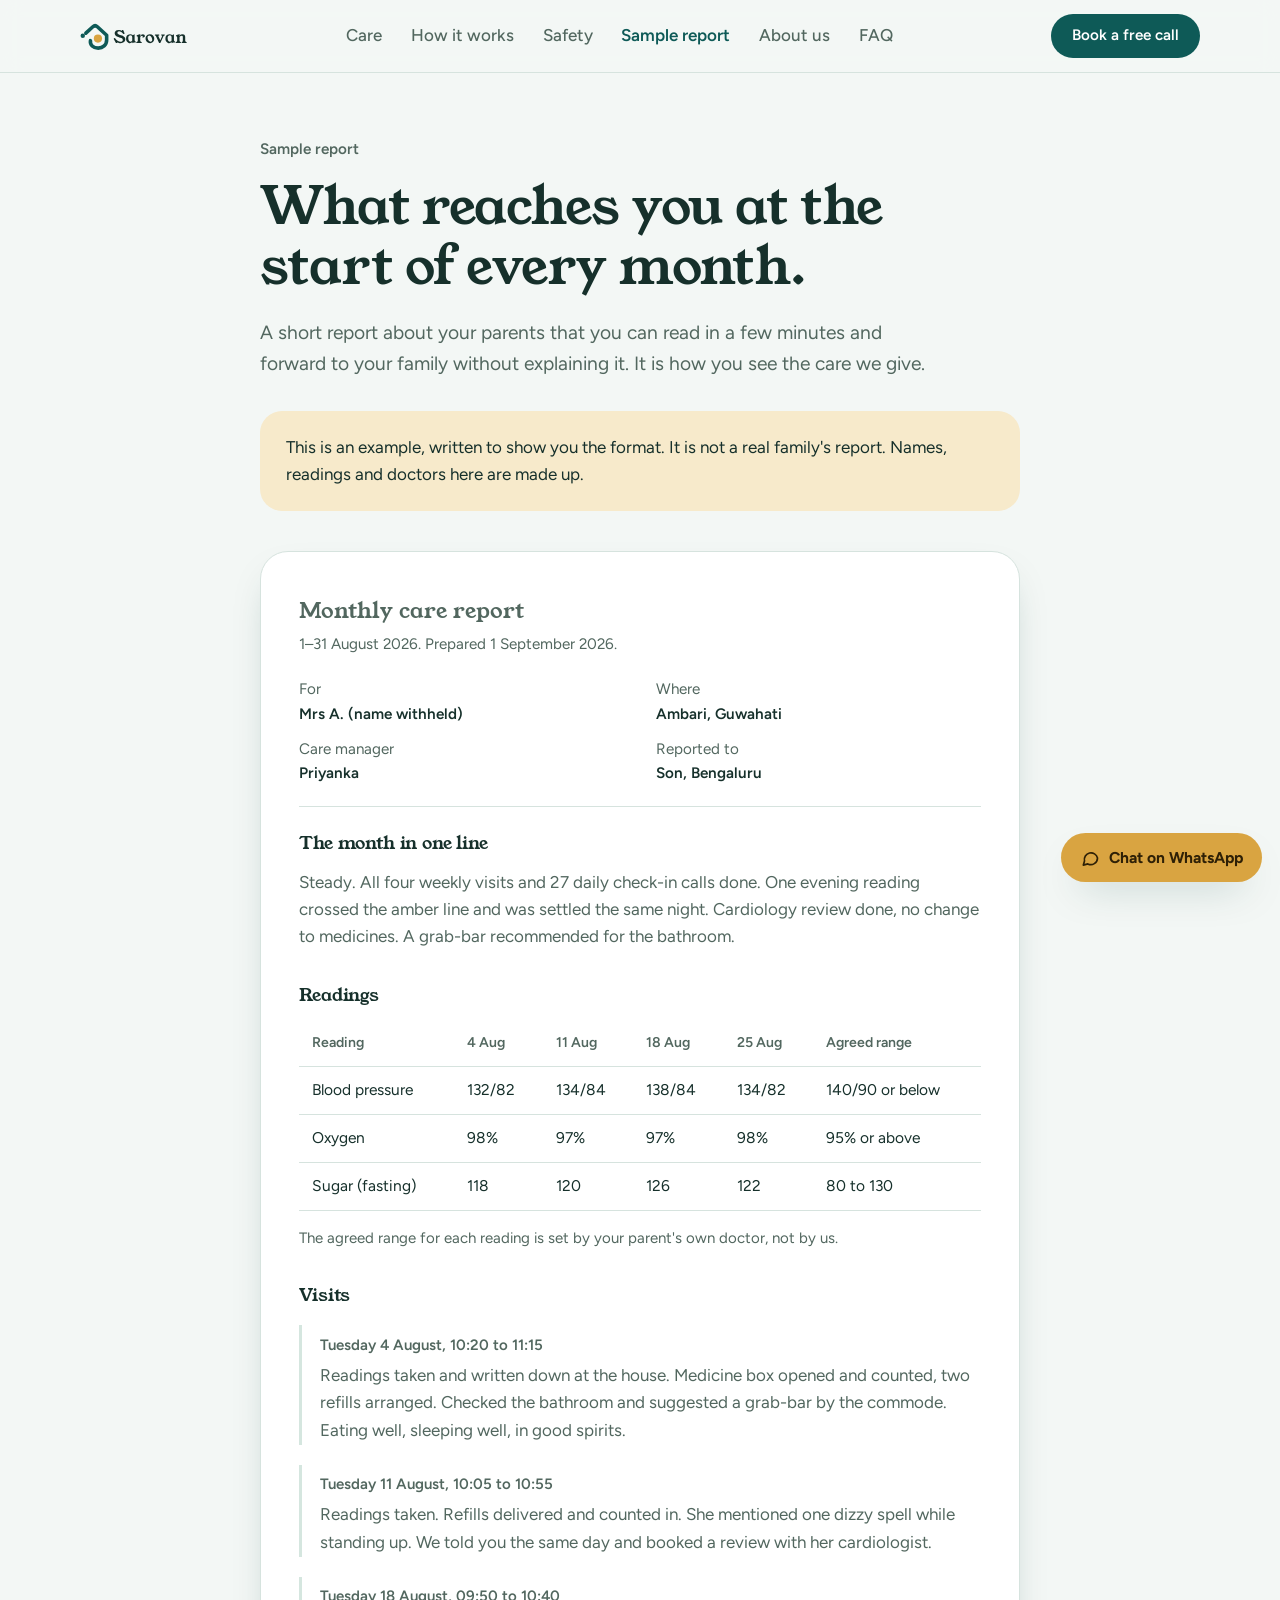
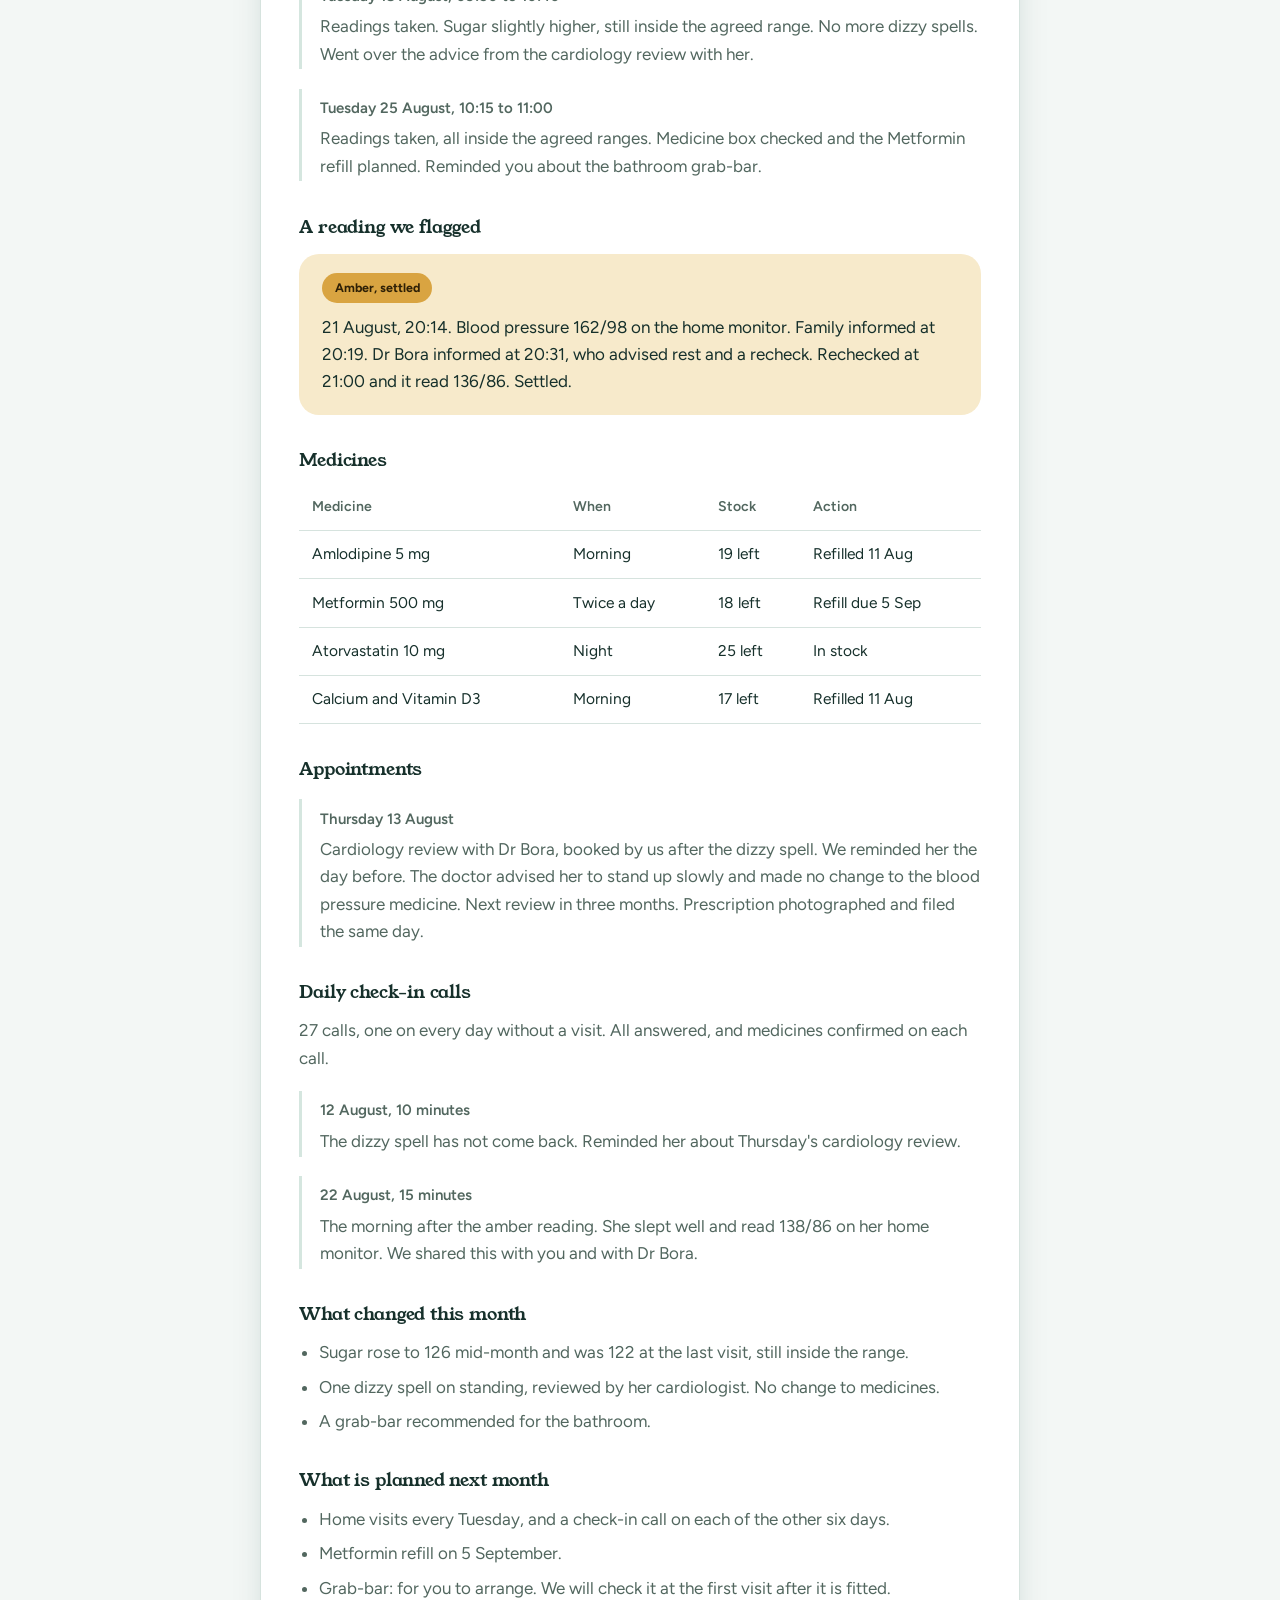
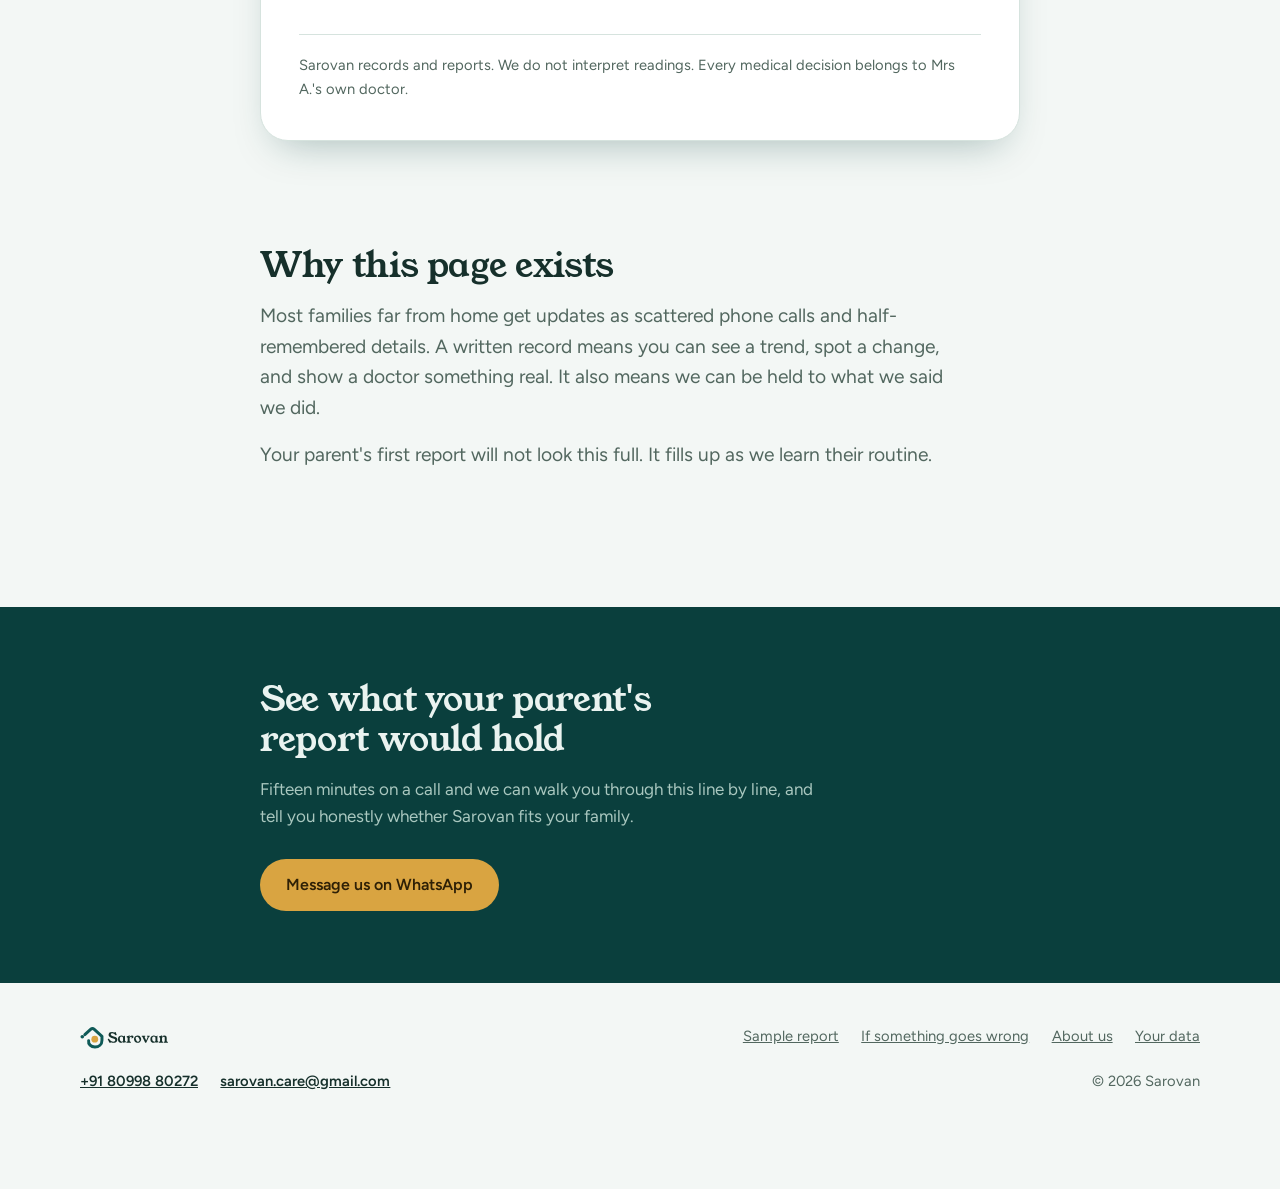
<file: sample-report/index.html>
<!doctype html>
<html lang="en-IN">
<head>
<meta charset="utf-8">
<meta name="viewport" content="width=device-width, initial-scale=1">
<title>A sample monthly care report | Sarovan, Guwahati</title>
<meta name="description" content="See exactly what Sarovan sends you each month about your parents in Guwahati: readings, visits, medicines, appointments and what changed.">
<link rel="canonical" href="https://sarovan.com/sample-report/">
<link rel="preconnect" href="https://fonts.googleapis.com">
<link rel="preconnect" href="https://fonts.gstatic.com" crossorigin>
<link href="https://fonts.googleapis.com/css2?family=Figtree:wght@400;500;600;700&family=Young+Serif&display=swap" rel="stylesheet">
<link rel="stylesheet" href="/assets/site.css">
<link rel="icon" href="/assets/favicon.ico" sizes="any">
<link rel="apple-touch-icon" href="/assets/sarovan-app-icon-180.png">
<meta property="og:type" content="website">
<meta property="og:url" content="https://sarovan.com/sample-report/">
<meta property="og:title" content="A sample monthly care report | Sarovan, Guwahati">
<meta property="og:description" content="See exactly what Sarovan sends you each month about your parents in Guwahati: readings, visits, medicines, appointments and what changed.">
<meta property="og:image" content="https://sarovan.com/assets/og-image.png">
<meta property="og:image:width" content="1200">
<meta property="og:image:height" content="630">
<meta property="og:image:alt" content="Sarovan: the family member on the ground, in Guwahati. With the founders, Priyanka Gogoi and Kuldeep Gogoi.">
<meta name="twitter:card" content="summary_large_image">
<meta name="twitter:image" content="https://sarovan.com/assets/og-image.png">
</head>
<body>

<header class="site-header">
  <nav class="wrap nav" aria-label="Main">
    <a class="brand" href="/" aria-label="Sarovan home">
      <picture>
        <source srcset="/assets/sarovan-logo-dark.svg" media="(prefers-color-scheme: dark)">
        <img src="/assets/sarovan-logo.svg" alt="Sarovan" width="204" height="64">
      </picture>
    </a>
    <ul class="nav-links">
      <li><a href="/#care">Care</a></li>
      <li><a href="/#how">How it works</a></li>
      <li><a href="/#safety">Safety</a></li>
      <li><a href="/sample-report/" aria-current="page">Sample report</a></li>
      <li><a href="/about/">About us</a></li>
      <li><a href="/#faq">FAQ</a></li>
    </ul>
    <div class="nav-actions">
      <a class="btn btn-primary" href="/#contact">Book a free call</a>
      <details class="menu">
        <summary><span class="sr-only">Menu</span><svg class="i-open" aria-hidden="true" viewBox="0 0 24 24" fill="none" stroke="currentColor" stroke-width="2" stroke-linecap="round"><path d="M4 7h16M4 12h16M4 17h16"/></svg><svg class="i-close" aria-hidden="true" viewBox="0 0 24 24" fill="none" stroke="currentColor" stroke-width="2" stroke-linecap="round"><path d="M6 6l12 12M18 6L6 18"/></svg></summary>
        <ul class="menu-panel">
          <li><a href="/#care">Care</a></li>
          <li><a href="/#how">How it works</a></li>
          <li><a href="/#safety">Safety</a></li>
          <li><a href="/sample-report/" aria-current="page">Sample report</a></li>
          <li><a href="/about/">About us</a></li>
          <li><a href="/#faq">FAQ</a></li>
        </ul>
      </details>
    </div>
  </nav>
</header>

<main>

<section class="page-head">
  <div class="narrow">
    <p class="eyebrow">Sample report</p>
    <h1>What reaches you at the start of every month.</h1>
    <p class="lede">A short report about your parents that you can read in a few minutes and forward to your family without explaining it. It is how you see the care we give.</p>
    <div class="callout callout-gold">
      <p>This is an example, written to show you the format. It is not a real family's report. Names, readings and doctors here are made up.</p>
    </div>
  </div>
</section>

<section class="section-tight">
  <div class="narrow">
    <article class="report">

      <div class="report-head">
        <p class="brandline">Monthly care report</p>
        <p>1&ndash;31 August 2026. Prepared 1 September 2026.</p>
        <div class="meta">
          <p>For<br><b>Mrs A. (name withheld)</b></p>
          <p>Where<br><b>Ambari, Guwahati</b></p>
          <p>Care manager<br><b>Priyanka</b></p>
          <p>Reported to<br><b>Son, Bengaluru</b></p>
        </div>
      </div>

      <h3>The month in one line</h3>
      <p>Steady. All four weekly visits and 27 daily check-in calls done. One evening reading crossed the amber line and was settled the same night. Cardiology review done, no change to medicines. A grab-bar recommended for the bathroom.</p>

      <h3>Readings</h3>
      <div class="table-scroll">
        <table>
          <thead>
            <tr><th>Reading</th><th>4 Aug</th><th>11 Aug</th><th>18 Aug</th><th>25 Aug</th><th>Agreed range</th></tr>
          </thead>
          <tbody>
            <tr><td>Blood pressure</td><td>132/82</td><td>134/84</td><td>138/84</td><td>134/82</td><td>140/90 or below</td></tr>
            <tr><td>Oxygen</td><td>98%</td><td>97%</td><td>97%</td><td>98%</td><td>95% or above</td></tr>
            <tr><td>Sugar (fasting)</td><td>118</td><td>120</td><td>126</td><td>122</td><td>80 to 130</td></tr>
          </tbody>
        </table>
      </div>
      <p style="margin-top:.9rem;font-size:.94rem">The agreed range for each reading is set by your parent's own doctor, not by us.</p>

      <h3>Visits</h3>
      <div class="entry">
        <p class="when">Tuesday 4 August, 10:20 to 11:15</p>
        <p>Readings taken and written down at the house. Medicine box opened and counted, two refills arranged. Checked the bathroom and suggested a grab-bar by the commode. Eating well, sleeping well, in good spirits.</p>
      </div>
      <div class="entry">
        <p class="when">Tuesday 11 August, 10:05 to 10:55</p>
        <p>Readings taken. Refills delivered and counted in. She mentioned one dizzy spell while standing up. We told you the same day and booked a review with her cardiologist.</p>
      </div>
      <div class="entry">
        <p class="when">Tuesday 18 August, 09:50 to 10:40</p>
        <p>Readings taken. Sugar slightly higher, still inside the agreed range. No more dizzy spells. Went over the advice from the cardiology review with her.</p>
      </div>
      <div class="entry">
        <p class="when">Tuesday 25 August, 10:15 to 11:00</p>
        <p>Readings taken, all inside the agreed ranges. Medicine box checked and the Metformin refill planned. Reminded you about the bathroom grab-bar.</p>
      </div>

      <h3>A reading we flagged</h3>
      <div class="flag">
        <span class="tag">Amber, settled</span>
        <p>21 August, 20:14. Blood pressure 162/98 on the home monitor. Family informed at 20:19. Dr Bora informed at 20:31, who advised rest and a recheck. Rechecked at 21:00 and it read 136/86. Settled.</p>
      </div>

      <h3>Medicines</h3>
      <div class="table-scroll">
        <table>
          <thead>
            <tr><th>Medicine</th><th>When</th><th>Stock</th><th>Action</th></tr>
          </thead>
          <tbody>
            <tr><td>Amlodipine 5 mg</td><td>Morning</td><td>19 left</td><td>Refilled 11 Aug</td></tr>
            <tr><td>Metformin 500 mg</td><td>Twice a day</td><td>18 left</td><td>Refill due 5 Sep</td></tr>
            <tr><td>Atorvastatin 10 mg</td><td>Night</td><td>25 left</td><td>In stock</td></tr>
            <tr><td>Calcium and Vitamin D3</td><td>Morning</td><td>17 left</td><td>Refilled 11 Aug</td></tr>
          </tbody>
        </table>
      </div>

      <h3>Appointments</h3>
      <div class="entry">
        <p class="when">Thursday 13 August</p>
        <p>Cardiology review with Dr Bora, booked by us after the dizzy spell. We reminded her the day before. The doctor advised her to stand up slowly and made no change to the blood pressure medicine. Next review in three months. Prescription photographed and filed the same day.</p>
      </div>

      <h3>Daily check-in calls</h3>
      <p>27 calls, one on every day without a visit. All answered, and medicines confirmed on each call.</p>
      <div class="entry">
        <p class="when">12 August, 10 minutes</p>
        <p>The dizzy spell has not come back. Reminded her about Thursday's cardiology review.</p>
      </div>
      <div class="entry">
        <p class="when">22 August, 15 minutes</p>
        <p>The morning after the amber reading. She slept well and read 138/86 on her home monitor. We shared this with you and with Dr Bora.</p>
      </div>

      <h3>What changed this month</h3>
      <ul>
        <li>Sugar rose to 126 mid-month and was 122 at the last visit, still inside the range.</li>
        <li>One dizzy spell on standing, reviewed by her cardiologist. No change to medicines.</li>
        <li>A grab-bar recommended for the bathroom.</li>
      </ul>

      <h3>What is planned next month</h3>
      <ul>
        <li>Home visits every Tuesday, and a check-in call on each of the other six days.</li>
        <li>Metformin refill on 5 September.</li>
        <li>Grab-bar: for you to arrange. We will check it at the first visit after it is fitted.</li>
      </ul>

      <p class="report-foot">Sarovan records and reports. We do not interpret readings. Every medical decision belongs to Mrs A.'s own doctor.</p>

    </article>
  </div>
</section>

<section class="section">
  <div class="narrow">
    <h2>Why this page exists</h2>
    <p class="lede" style="margin-top:1rem">Most families far from home get updates as scattered phone calls and half-remembered details. A written record means you can see a trend, spot a change, and show a doctor something real. It also means we can be held to what we said we did.</p>
    <p class="lede" style="margin-top:1rem">Your parent's first report will not look this full. It fills up as we learn their routine.</p>
  </div>
</section>

<section class="band">
  <div class="narrow">
    <h2>See what your parent's report would hold</h2>
    <p>Fifteen minutes on a call and we can walk you through this line by line, and tell you honestly whether Sarovan fits your family.</p>
    <a class="btn btn-primary" href="https://wa.me/918099880272?text=Hi%20Sarovan%2C%20I%20saw%20your%20sample%20report.%20I%27d%20like%20a%20call%20about%20care%20for%20my%20parents%20in%20Guwahati.">Message us on WhatsApp</a>
  </div>
</section>

</main>

<footer>
  <div class="wrap foot">
    <a class="brand" href="/" aria-label="Sarovan home">
      <picture>
        <source srcset="/assets/sarovan-logo-dark.svg" media="(prefers-color-scheme: dark)">
        <img src="/assets/sarovan-logo.svg" alt="Sarovan" width="204" height="64">
      </picture>
    </a>
    <ul class="foot-links">
      <li><a href="/sample-report/">Sample report</a></li>
      <li><a href="/if-something-goes-wrong/">If something goes wrong</a></li>
      <li><a href="/about/">About us</a></li>
      <li><a href="/privacy/">Your data</a></li>
    </ul>
    <ul class="foot-contact">
      <li><a href="tel:+918099880272">+91 80998 80272</a></li>
      <li><a href="mailto:sarovan.care@gmail.com">sarovan.care@gmail.com</a></li>
    </ul>
    <p>&copy; 2026 Sarovan</p>
  </div>
</footer>

<a class="chat-fab" href="https://wa.me/918099880272?text=Hi%20Sarovan%2C%20I%27d%20like%20to%20know%20more%20about%20care%20for%20my%20parents%20in%20Guwahati." target="_blank" rel="noopener" aria-label="Chat with us on WhatsApp">
  <svg viewBox="0 0 24 24" fill="none" stroke="currentColor" stroke-width="2" stroke-linecap="round" stroke-linejoin="round" aria-hidden="true"><path d="M21 12a8 8 0 0 1-11.6 7.1L4 20.5l1.4-4.9A8 8 0 1 1 21 12z"/></svg>
  <span>Chat on WhatsApp</span>
</a>

<script>
document.querySelectorAll(".menu a").forEach(function (a) {
  a.addEventListener("click", function () { a.closest("details").removeAttribute("open"); });
});
document.addEventListener("keydown", function (e) {
  var m = document.querySelector(".menu[open]");
  if (e.key === "Escape" && m) { m.removeAttribute("open"); m.querySelector("summary").focus(); }
});
</script>
</body>
</html>
</file>
<file: assets/site.css>
/* Sarovan — shared styles for inner pages.
   Tokens copied exactly from index.html. If you change a colour in
   index.html, change it here too. Later, Claude Code can move
   index.html's inline <style> into this file and delete the duplicate. */

:root{
  --bg:#F3F7F5;
  --surface:#FFFFFF;
  --ink:#16302B;
  --muted:#52675F;
  --teal:#0E5A57;
  --teal-deep:#0A3F3D;
  --on-teal:#FFFFFF;
  --gold:#D9A441;
  --gold-soft:#F7EACB;
  --sage:#D5E6DF;
  --line:#D6E3DE;
  --hill-1:#BFD8CF;
  --hill-2:#9CC3B6;
  --hill-3:#6FA497;
  --band-bg:#0A3F3D;
  --band-ink:#EAF3F0;
  --band-muted:#A9C7BF;
  --shadow:0 18px 40px -18px rgba(10,63,61,.35);
  --serif:"Young Serif", Georgia, "Times New Roman", serif;
  --sans:"Figtree", system-ui, -apple-system, "Segoe UI", Roboto, sans-serif;
}
@media (prefers-color-scheme: dark){
  :root:not([data-theme="light"]){
    --bg:#0D1A18; --surface:#142522; --ink:#E6F0EC; --muted:#9BB2AA;
    --teal:#5DB5A9; --teal-deep:#0A2B29; --on-teal:#06201E;
    --gold:#E4B659; --gold-soft:#34291A; --sage:#1B3430; --line:#24403B;
    --hill-1:#1A3531; --hill-2:#1F4540; --hill-3:#28574F;
    --band-bg:#07211F; --band-ink:#E6F0EC; --band-muted:#8FB0A7;
    --shadow:0 18px 40px -18px rgba(0,0,0,.6);
  }
}
:root[data-theme="dark"]{
  --bg:#0D1A18; --surface:#142522; --ink:#E6F0EC; --muted:#9BB2AA;
  --teal:#5DB5A9; --teal-deep:#0A2B29; --on-teal:#06201E;
  --gold:#E4B659; --gold-soft:#34291A; --sage:#1B3430; --line:#24403B;
  --hill-1:#1A3531; --hill-2:#1F4540; --hill-3:#28574F;
  --band-bg:#07211F; --band-ink:#E6F0EC; --band-muted:#8FB0A7;
  --shadow:0 18px 40px -18px rgba(0,0,0,.6);
}

*{box-sizing:border-box}
html{scroll-behavior:smooth}
@media (prefers-reduced-motion: reduce){html{scroll-behavior:auto}}
body{margin:0;background:var(--bg);color:var(--ink);font-family:var(--sans);font-size:1.0625rem;line-height:1.6;-webkit-font-smoothing:antialiased}
img,svg{max-width:100%}
a{color:inherit}
:focus-visible{outline:3px solid var(--gold);outline-offset:3px;border-radius:6px}
.wrap{width:min(1120px,100% - 40px);margin-inline:auto}
.narrow{width:min(760px,100% - 40px);margin-inline:auto}
h1,h2,h3{font-family:var(--serif);font-weight:400;line-height:1.15;margin:0;letter-spacing:-.01em}
h1{font-size:clamp(2.1rem,4.6vw,3.3rem)}
h2{font-size:clamp(1.6rem,3.2vw,2.2rem)}
h3{font-size:1.25rem}
p{margin:0}
.lede{font-size:clamp(1.05rem,1.5vw,1.2rem);color:var(--muted);max-width:36em}

/* buttons */
.btn{display:inline-flex;align-items:center;justify-content:center;gap:.5rem;font:600 1rem/1 var(--sans);padding:1rem 1.5rem;border-radius:999px;text-decoration:none;border:2px solid transparent;cursor:pointer;transition:background .2s,color .2s,border-color .2s}
.btn-primary{background:var(--teal);color:var(--on-teal)}
.btn-primary:hover{background:var(--teal-deep);color:#fff}
.btn-ghost{border-color:var(--line);color:var(--ink);background:transparent}
.btn-ghost:hover{border-color:var(--teal)}

/* header */
.site-header{position:sticky;top:0;z-index:20;background:color-mix(in srgb,var(--bg) 88%,transparent);backdrop-filter:blur(10px);-webkit-backdrop-filter:blur(10px);border-bottom:1px solid var(--line)}
.nav{display:flex;align-items:center;justify-content:space-between;height:72px;gap:1rem}
.brand{display:flex;align-items:center;gap:.6rem;text-decoration:none;font-family:var(--serif);font-size:1.55rem;color:var(--ink)}
.brand img{height:34px;width:auto;display:block}
.nav-links{display:flex;gap:1.8rem;list-style:none;margin:0;padding:0}
.nav-links a{text-decoration:none;color:var(--muted);font-weight:500}
.nav-links a:hover{color:var(--ink)}
.nav .btn{padding:.75rem 1.2rem;font-size:.95rem}
.nav-links a[aria-current="page"]{color:var(--teal);font-weight:600}
.nav-actions{display:flex;align-items:center;gap:.5rem}
.sr-only{position:absolute;width:1px;height:1px;padding:0;margin:-1px;overflow:hidden;clip:rect(0 0 0 0);white-space:nowrap;border:0}
.menu{display:none}
.menu summary{list-style:none;display:flex;align-items:center;justify-content:center;width:44px;height:44px;border-radius:12px;border:1.5px solid var(--line);background:var(--surface);color:var(--ink);cursor:pointer}
.menu summary::-webkit-details-marker{display:none}
.menu summary svg{width:22px;height:22px;display:block}
.menu .i-close,.menu[open] .i-open{display:none}
.menu[open] .i-close{display:block}
.menu-panel{position:absolute;top:100%;left:0;right:0;margin:0;padding:.3rem 20px 1rem;list-style:none;background:var(--surface);border-bottom:1px solid var(--line);box-shadow:var(--shadow)}
.menu-panel a{display:block;padding:.9rem 0;border-bottom:1px solid var(--line);text-decoration:none;font-weight:600;font-size:1.1rem;color:var(--ink)}
.menu-panel li:last-child a{border-bottom:0}
.menu-panel a[aria-current="page"]{color:var(--teal)}
@media (max-width:980px){.nav-links{display:none}.menu{display:block}}
@media (max-width:359px){.nav .btn{padding:.7rem .8rem;font-size:.88rem}.nav .brand img{height:28px}}

/* page head */
.page-head{padding:clamp(2.5rem,6vw,4rem) 0 0}
.eyebrow{color:var(--muted);font-weight:600;font-size:.95rem;margin-bottom:.9rem}
.page-head h1{max-width:16em}
.page-head .lede{margin-top:1.3rem}
.section{padding:clamp(2.5rem,6vw,4rem) 0}
.section-tight{padding:clamp(1.5rem,4vw,2.5rem) 0}

/* callouts */
.callout{background:var(--sage);border-radius:22px;padding:1.4rem 1.6rem;margin-top:2rem}
.callout h2,.callout h3{margin-bottom:.6rem}
.callout p{color:var(--ink)}
.callout p + p{margin-top:.7rem}
.callout-gold{background:var(--gold-soft)}
.rule{background:var(--surface);border:1px solid var(--line);border-left:4px solid var(--teal);border-radius:16px;padding:1.2rem 1.4rem;margin-top:2rem}
.rule p{color:var(--muted)}

/* report card */
.report{background:var(--surface);border:1px solid var(--line);border-radius:28px;padding:clamp(1.3rem,3vw,2.4rem);box-shadow:var(--shadow)}
.report-head{border-bottom:1px solid var(--line);padding-bottom:1.3rem;margin-bottom:1.6rem}
.report-head .brandline{font-family:var(--serif);font-size:1.4rem}
.report-head p{color:var(--muted);font-size:.95rem;margin-top:.2rem}
.meta{display:grid;grid-template-columns:repeat(2,minmax(0,1fr));gap:.5rem 2rem;margin-top:1.1rem;font-size:.95rem;color:var(--muted)}
.meta b{color:var(--ink);font-weight:600}
@media (max-width:560px){.meta{grid-template-columns:1fr}}
.report h3{margin:2.2rem 0 .9rem;font-size:1.15rem}
.report h3:first-of-type{margin-top:0}
.report p{color:var(--muted)}

/* tables */
.table-scroll{overflow-x:auto;-webkit-overflow-scrolling:touch}
table{width:100%;border-collapse:collapse;font-size:.97rem;min-width:28rem}
th,td{text-align:left;padding:.7rem .8rem;border-bottom:1px solid var(--line);white-space:nowrap}
th{font-weight:600;color:var(--muted);font-size:.88rem}
td:first-child{white-space:normal}

/* log entries */
.entry{border-left:3px solid var(--sage);padding:.1rem 0 .1rem 1.1rem;margin-top:1.2rem}
.entry .when{font-weight:600;font-size:.94rem}
.entry p{color:var(--muted);margin-top:.35rem}
.flag{background:var(--gold-soft);border-radius:20px;padding:1.2rem 1.4rem;margin-top:1rem}
.tag{display:inline-block;background:var(--gold);color:#2E2006;font-weight:700;font-size:.78rem;padding:.3rem .8rem;border-radius:999px;margin-bottom:.7rem}
.flag p{color:var(--ink)}
.report ul{margin:.6rem 0 0;padding-left:1.2rem;color:var(--muted)}
.report li{margin-bottom:.45rem}
.report-foot{border-top:1px solid var(--line);margin-top:2rem;padding-top:1.2rem;color:var(--muted);font-size:.92rem}

/* numbered clauses */
.clause{border-top:1px solid var(--line);padding:2rem 0}
.clause .num{color:var(--muted);font-weight:600;font-size:.95rem;margin-bottom:.4rem}
.clause p{color:var(--muted);margin-top:.8rem}
.clause ul,.clause ol{margin:1rem 0 0;padding-left:1.25rem;color:var(--muted)}
.clause li{margin-bottom:.55rem}
.pair{display:grid;grid-template-columns:1fr 1fr;gap:1rem;margin-top:1.2rem}
.pair div{border-radius:18px;padding:1.1rem 1.3rem;background:var(--gold-soft)}
.pair div.red{background:var(--sage)}
.pair b{display:block;margin-bottom:.3rem}
.pair p{color:var(--ink);margin:0;font-size:.97rem}
@media (max-width:560px){.pair{grid-template-columns:1fr}}

/* policy */
.policy h3{font-size:1.1rem;margin:2.2rem 0 .7rem}
.policy p,.policy li{color:var(--muted)}
.policy ul{padding-left:1.2rem;margin:.8rem 0 0}
.policy li{margin-bottom:.5rem}
.plain{list-style:none;margin:1.4rem 0 0;padding:0}
.plain li{border-top:1px solid var(--line);padding:1.1rem 0;color:var(--muted)}
.plain li:last-child{border-bottom:1px solid var(--line)}
.plain b{color:var(--ink)}

/* bios */
.bios{display:grid;grid-template-columns:1fr 1fr;gap:1.5rem;margin-top:2rem}
.bio{background:var(--surface);border:1px solid var(--line);border-radius:24px;padding:clamp(1.3rem,2.5vw,1.8rem)}
.bio .av{width:128px;height:128px;border-radius:50%;object-fit:cover;display:block;background:var(--sage);margin-bottom:1.1rem}
.bio p{color:var(--muted);margin-top:.7rem}
@media (max-width:760px){.bios{grid-template-columns:1fr}}

/* blanks still to be filled in — search the repo for class="fill" */
.fill{background:var(--gold-soft);color:var(--ink);padding:.05rem .35rem;border-radius:6px;font-style:italic}

/* closing band */
.band{background:var(--band-bg);color:var(--band-ink);padding:clamp(3rem,6vw,4.5rem) 0;margin-top:clamp(3rem,6vw,4.5rem)}
.band h2{max-width:14em}
.band p{color:var(--band-muted);margin-top:1rem;max-width:34em}
.band .btn{margin-top:1.8rem}
.band .btn-primary{background:var(--gold);color:#2E2006}
.band .btn-primary:hover{background:#E9B851;color:#2E2006}

footer{padding:2.5rem 0 6rem;color:var(--muted);font-size:.92rem}
.foot{display:grid;grid-template-columns:auto 1fr;gap:1.2rem 2rem;align-items:center}
.foot .brand{font-size:1.25rem}
.foot .brand img{height:28px;width:auto;display:block}
.foot-links,.foot-contact{display:flex;flex-wrap:wrap;gap:.6rem 1.4rem;list-style:none;margin:0;padding:0}
.foot-links{justify-content:flex-end}
.foot-links a{color:var(--muted)}
.foot-contact a{color:var(--ink);font-weight:600}
.foot > p{justify-self:end}
@media (max-width:760px){.foot{grid-template-columns:1fr}.foot-links{justify-content:flex-start}.foot > p{justify-self:start}}

/* page not found */
.notfound{padding:clamp(3rem,8vw,6rem) 0 clamp(2rem,6vw,4rem)}
.notfound .actions{display:flex;flex-wrap:wrap;gap:.8rem;margin-top:2rem}

/* floating chat */
.chat-fab{position:fixed;right:18px;bottom:18px;z-index:30;display:inline-flex;align-items:center;gap:.55rem;padding:.9rem 1.2rem;border-radius:999px;background:var(--gold);color:#2E2006;font:700 .98rem/1 var(--sans);text-decoration:none;box-shadow:var(--shadow)}
.chat-fab:hover{filter:brightness(1.05)}
.chat-fab svg{width:20px;height:20px}
@media (max-width:520px){.chat-fab span{display:none}.chat-fab{padding:1rem}}
</file>
